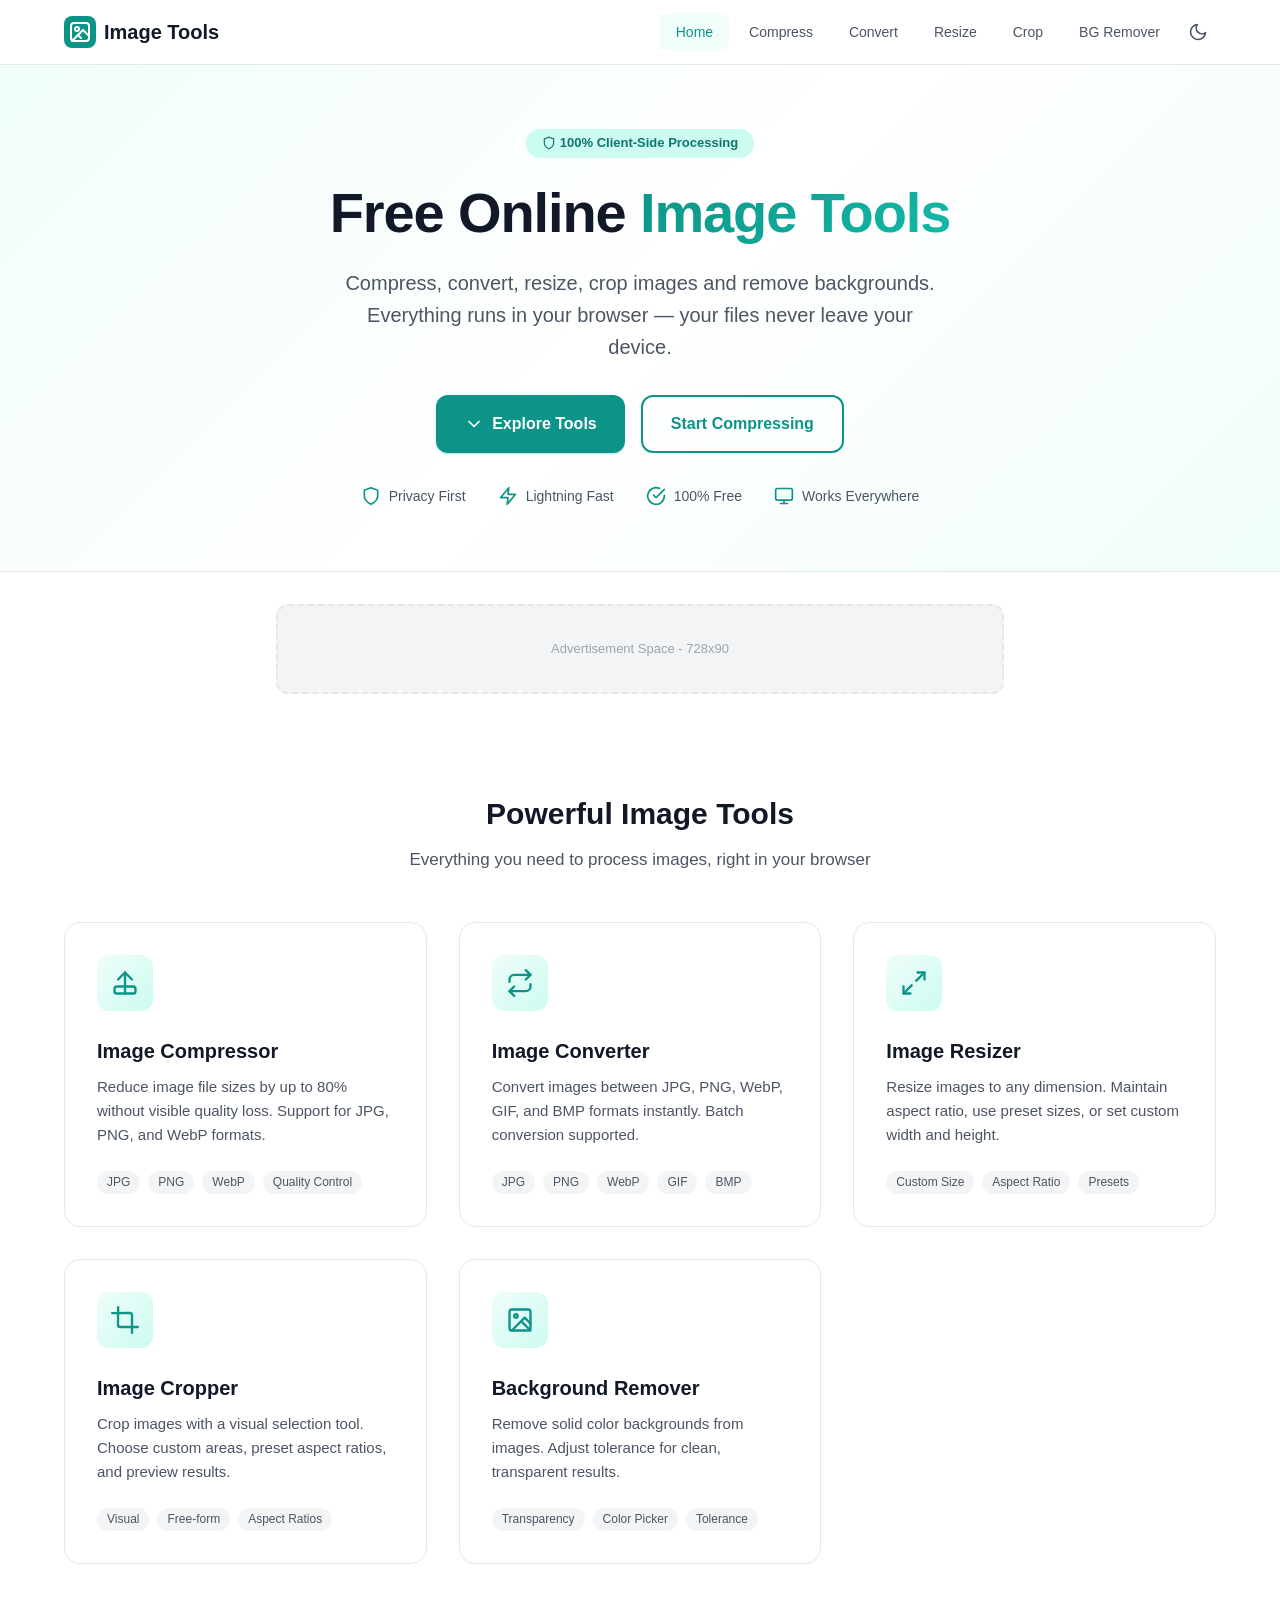
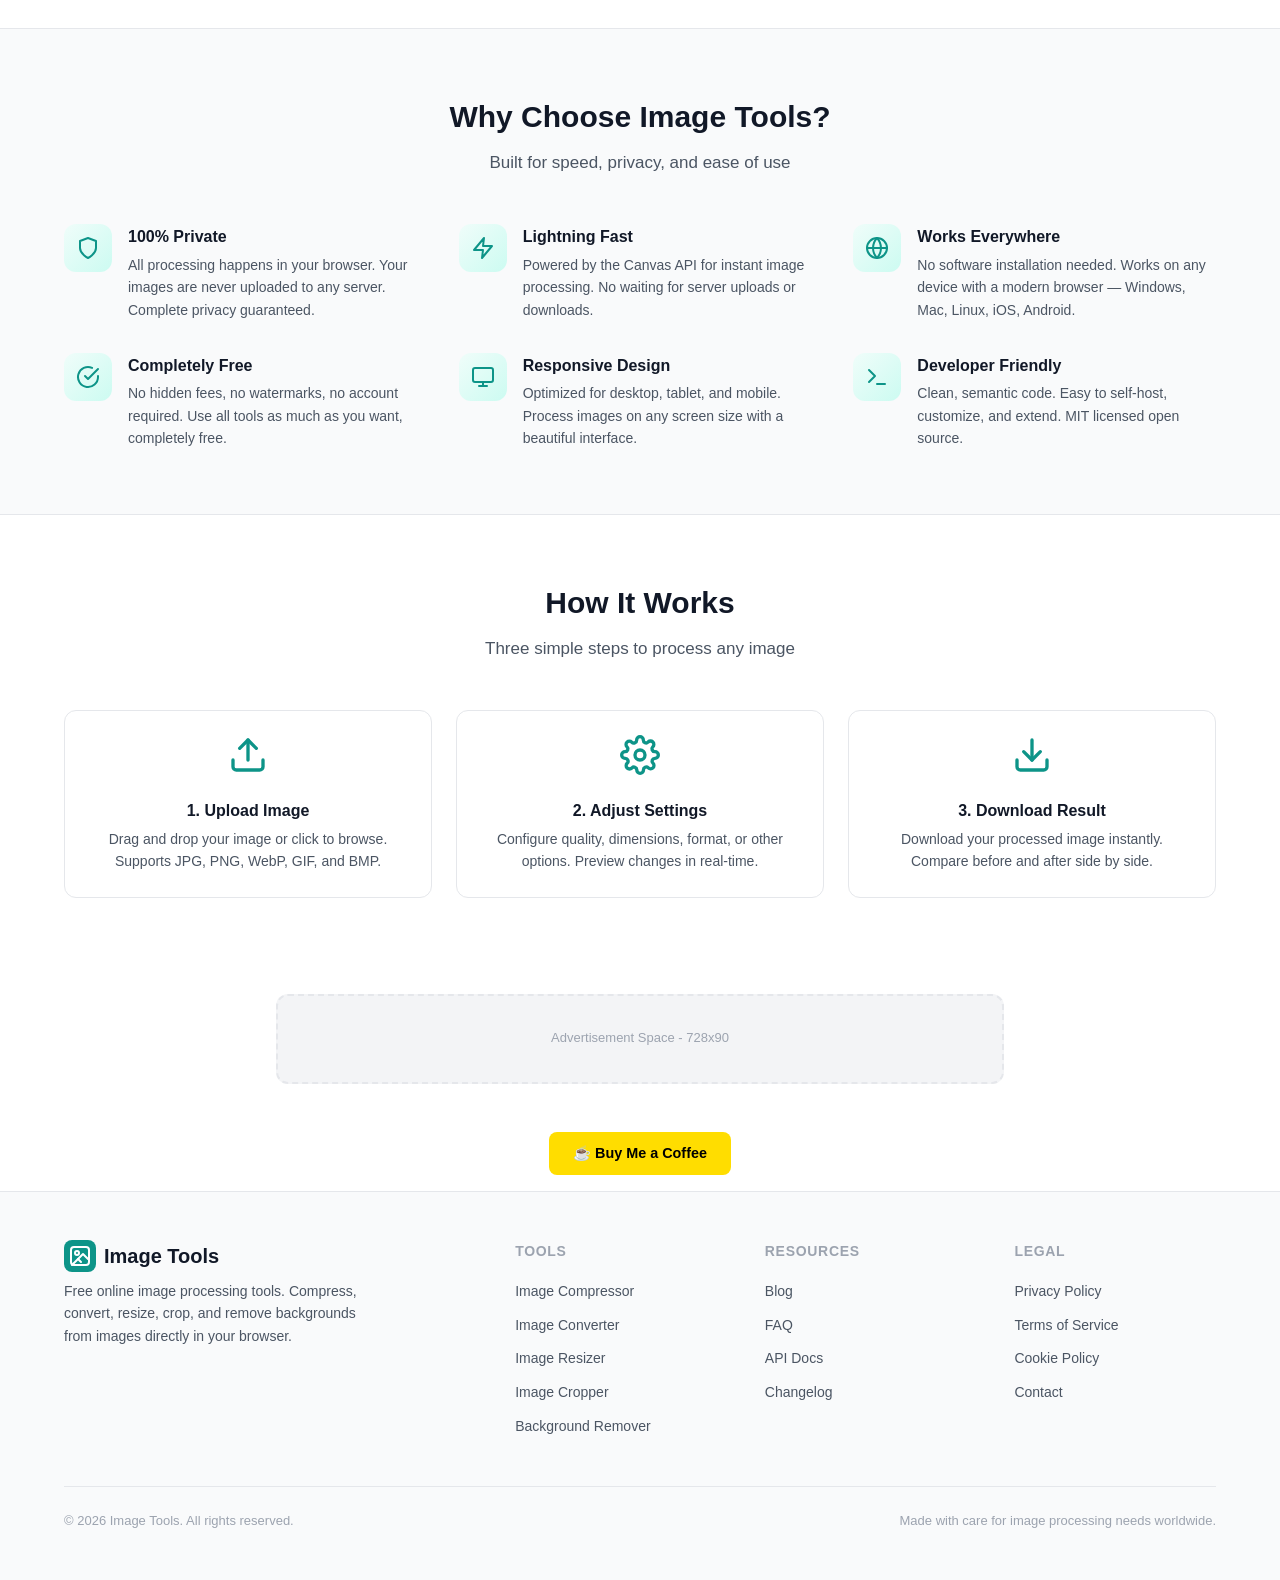
<file: index.html>
<!DOCTYPE html>
<html lang="en">
<head>
  <meta charset="UTF-8">
  <meta name="viewport" content="width=device-width, initial-scale=1.0">
  <title>Image Tools - Free Online Image Compressor, Converter & Editor</title>
  <meta name="description" content="Free online image tools. Compress, convert, resize, crop images and remove backgrounds. 100% client-side processing for privacy. No upload required.">
  <meta name="keywords" content="image compressor, image converter, image resizer, image cropper, background remover, online image tools, free image editor">
  <meta name="author" content="Image Tools">
  <meta name="robots" content="index, follow">

  <!-- Open Graph -->
  <meta property="og:title" content="Image Tools - Free Online Image Processing">
  <meta property="og:description" content="Compress, convert, resize, crop images and remove backgrounds. 100% client-side, no upload needed.">
  <meta property="og:type" content="website">
  <meta property="og:url" content="https://imagetools.dev/">
  <meta property="og:image" content="https://imagetools.dev/og-image.png">

  <!-- Twitter Card -->
  <meta name="twitter:card" content="summary_large_image">
  <meta name="twitter:title" content="Image Tools - Free Online Image Processing">
  <meta name="twitter:description" content="Compress, convert, resize, crop images and remove backgrounds. 100% client-side, no upload needed.">

  <!-- Canonical -->
  <link rel="canonical" href="https://imagetools.dev/">

  <!-- Favicon -->
  <link rel="icon" type="image/svg+xml" href="favicon.svg">

  <!-- Styles -->
  <link rel="stylesheet" href="css/style.css">

  <!-- Structured Data -->
  <script type="application/ld+json">
  {
    "@context": "https://schema.org",
    "@type": "WebApplication",
    "name": "Image Tools",
    "url": "https://imagetools.dev",
    "description": "Free online image tools for compression, conversion, resizing, cropping, and background removal.",
    "applicationCategory": "MultimediaApplication",
    "operatingSystem": "Any",
    "offers": {
      "@type": "Offer",
      "price": "0",
      "priceCurrency": "USD"
    },
    "featureList": [
      "Image Compression",
      "Image Format Conversion",
      "Image Resizing",
      "Image Cropping",
      "Background Removal"
    ]
  }
  </script>
  <meta name="google-site-verification" content="ynZStsuz49Lp6J6nA6mU6qFf6oROimIpJEj-OnOoVeA" />
</head>
<body>
  <!-- Header -->
  <header class="header">
    <div class="container header-inner">
      <a href="index.html" class="logo">
        <svg viewBox="0 0 32 32" fill="none" xmlns="http://www.w3.org/2000/svg">
          <rect width="32" height="32" rx="8" fill="currentColor" style="color: var(--primary)"/>
          <g transform="translate(6,6)" fill="none" stroke="white" stroke-width="2" stroke-linecap="round" stroke-linejoin="round">
            <rect x="1" y="1" width="18" height="18" rx="3"/>
            <circle cx="7" cy="7" r="2"/>
            <polyline points="18,13 13,8 8,13"/>
            <polyline points="11,16 8,13 2,19"/>
          </g>
        </svg>
        Image Tools
      </a>

      <button class="menu-toggle" aria-label="Toggle menu" aria-expanded="false">
        <svg width="24" height="24" viewBox="0 0 24 24" fill="none" stroke="currentColor" stroke-width="2" stroke-linecap="round" stroke-linejoin="round">
          <line x1="3" y1="6" x2="21" y2="6"/>
          <line x1="3" y1="12" x2="21" y2="12"/>
          <line x1="3" y1="18" x2="21" y2="18"/>
        </svg>
      </button>

      <nav class="nav">
        <a href="index.html" class="nav-link active">Home</a>
        <a href="tools/compress.html" class="nav-link">Compress</a>
        <a href="tools/convert.html" class="nav-link">Convert</a>
        <a href="tools/resize.html" class="nav-link">Resize</a>
        <a href="tools/crop.html" class="nav-link">Crop</a>
        <a href="tools/bg-remover.html" class="nav-link">BG Remover</a>
        <button class="theme-toggle" aria-label="Toggle dark mode">
          <svg width="20" height="20" viewBox="0 0 24 24" fill="none" stroke="currentColor" stroke-width="2" stroke-linecap="round" stroke-linejoin="round">
            <path d="M21 12.79A9 9 0 1 1 11.21 3 7 7 0 0 0 21 12.79z"/>
          </svg>
        </button>
      </nav>
    </div>
  </header>

  <!-- Main Content -->
  <main>
    <!-- Hero Section -->
    <section class="hero">
      <div class="container">
        <div class="hero-badge">
          <svg width="14" height="14" viewBox="0 0 24 24" fill="none" stroke="currentColor" stroke-width="2">
            <path d="M12 22s8-4 8-10V5l-8-3-8 3v7c0 6 8 10 8 10z"/>
          </svg>
          100% Client-Side Processing
        </div>
        <h1>Free Online <span>Image Tools</span></h1>
        <p>Compress, convert, resize, crop images and remove backgrounds. Everything runs in your browser — your files never leave your device.</p>

        <div style="display: flex; gap: 1rem; justify-content: center; flex-wrap: wrap;">
          <a href="#tools" class="btn btn-primary btn-lg">
            <svg width="20" height="20" viewBox="0 0 24 24" fill="none" stroke="currentColor" stroke-width="2" stroke-linecap="round" stroke-linejoin="round">
              <polyline points="6 9 12 15 18 9"/>
            </svg>
            Explore Tools
          </a>
          <a href="tools/compress.html" class="btn btn-outline btn-lg">
            Start Compressing
          </a>
        </div>

        <div class="hero-features">
          <div class="hero-feature">
            <svg viewBox="0 0 24 24" fill="none" stroke="currentColor" stroke-width="2" stroke-linecap="round" stroke-linejoin="round">
              <path d="M12 22s8-4 8-10V5l-8-3-8 3v7c0 6 8 10 8 10z"/>
            </svg>
            Privacy First
          </div>
          <div class="hero-feature">
            <svg viewBox="0 0 24 24" fill="none" stroke="currentColor" stroke-width="2" stroke-linecap="round" stroke-linejoin="round">
              <path d="M13 2L3 14h9l-1 8 10-12h-9l1-8z"/>
            </svg>
            Lightning Fast
          </div>
          <div class="hero-feature">
            <svg viewBox="0 0 24 24" fill="none" stroke="currentColor" stroke-width="2" stroke-linecap="round" stroke-linejoin="round">
              <path d="M22 11.08V12a10 10 0 1 1-5.93-9.14"/>
              <polyline points="22 4 12 14.01 9 11.01"/>
            </svg>
            100% Free
          </div>
          <div class="hero-feature">
            <svg viewBox="0 0 24 24" fill="none" stroke="currentColor" stroke-width="2" stroke-linecap="round" stroke-linejoin="round">
              <rect x="2" y="3" width="20" height="14" rx="2" ry="2"/>
              <line x1="8" y1="21" x2="16" y2="21"/>
              <line x1="12" y1="17" x2="12" y2="21"/>
            </svg>
            Works Everywhere
          </div>
        </div>
      </div>
    </section>

    <!-- Ad Placeholder - Leaderboard -->
    <div class="container">
      <div class="ad-placeholder ad-placeholder-leaderboard">
        Advertisement Space - 728x90
      </div>
    </div>

    <!-- Tools Section -->
    <section class="tools-section" id="tools">
      <div class="container">
        <div class="section-header">
          <h2>Powerful Image Tools</h2>
          <p>Everything you need to process images, right in your browser</p>
        </div>

        <div class="tools-grid">
          <!-- Image Compressor -->
          <a href="tools/compress.html" class="tool-card">
            <div class="tool-card-icon">
              <svg viewBox="0 0 24 24" fill="none" stroke="currentColor" stroke-width="2" stroke-linecap="round" stroke-linejoin="round">
                <path d="M12 3v18"/>
                <path d="M6 9l6-6 6 6"/>
                <rect x="3" y="15" width="18" height="6" rx="2"/>
              </svg>
            </div>
            <h3>Image Compressor</h3>
            <p>Reduce image file sizes by up to 80% without visible quality loss. Support for JPG, PNG, and WebP formats.</p>
            <div class="tool-card-tags">
              <span class="tool-tag">JPG</span>
              <span class="tool-tag">PNG</span>
              <span class="tool-tag">WebP</span>
              <span class="tool-tag">Quality Control</span>
            </div>
          </a>

          <!-- Image Converter -->
          <a href="tools/convert.html" class="tool-card">
            <div class="tool-card-icon">
              <svg viewBox="0 0 24 24" fill="none" stroke="currentColor" stroke-width="2" stroke-linecap="round" stroke-linejoin="round">
                <polyline points="17 1 21 5 17 9"/>
                <path d="M3 11V9a4 4 0 0 1 4-4h14"/>
                <polyline points="7 23 3 19 7 15"/>
                <path d="M21 13v2a4 4 0 0 1-4 4H3"/>
              </svg>
            </div>
            <h3>Image Converter</h3>
            <p>Convert images between JPG, PNG, WebP, GIF, and BMP formats instantly. Batch conversion supported.</p>
            <div class="tool-card-tags">
              <span class="tool-tag">JPG</span>
              <span class="tool-tag">PNG</span>
              <span class="tool-tag">WebP</span>
              <span class="tool-tag">GIF</span>
              <span class="tool-tag">BMP</span>
            </div>
          </a>

          <!-- Image Resizer -->
          <a href="tools/resize.html" class="tool-card">
            <div class="tool-card-icon">
              <svg viewBox="0 0 24 24" fill="none" stroke="currentColor" stroke-width="2" stroke-linecap="round" stroke-linejoin="round">
                <polyline points="15 3 21 3 21 9"/>
                <polyline points="9 21 3 21 3 15"/>
                <line x1="21" y1="3" x2="14" y2="10"/>
                <line x1="3" y1="21" x2="10" y2="14"/>
              </svg>
            </div>
            <h3>Image Resizer</h3>
            <p>Resize images to any dimension. Maintain aspect ratio, use preset sizes, or set custom width and height.</p>
            <div class="tool-card-tags">
              <span class="tool-tag">Custom Size</span>
              <span class="tool-tag">Aspect Ratio</span>
              <span class="tool-tag">Presets</span>
            </div>
          </a>

          <!-- Image Cropper -->
          <a href="tools/crop.html" class="tool-card">
            <div class="tool-card-icon">
              <svg viewBox="0 0 24 24" fill="none" stroke="currentColor" stroke-width="2" stroke-linecap="round" stroke-linejoin="round">
                <path d="M6.13 1L6 16a2 2 0 0 0 2 2h15"/>
                <path d="M1 6.13L16 6a2 2 0 0 1 2 2v15"/>
              </svg>
            </div>
            <h3>Image Cropper</h3>
            <p>Crop images with a visual selection tool. Choose custom areas, preset aspect ratios, and preview results.</p>
            <div class="tool-card-tags">
              <span class="tool-tag">Visual</span>
              <span class="tool-tag">Free-form</span>
              <span class="tool-tag">Aspect Ratios</span>
            </div>
          </a>

          <!-- Background Remover -->
          <a href="tools/bg-remover.html" class="tool-card">
            <div class="tool-card-icon">
              <svg viewBox="0 0 24 24" fill="none" stroke="currentColor" stroke-width="2" stroke-linecap="round" stroke-linejoin="round">
                <rect x="3" y="3" width="18" height="18" rx="2"/>
                <circle cx="8.5" cy="8.5" r="1.5"/>
                <path d="M21 15l-5-5L5 21"/>
                <path d="M14 14l7 7"/>
              </svg>
            </div>
            <h3>Background Remover</h3>
            <p>Remove solid color backgrounds from images. Adjust tolerance for clean, transparent results.</p>
            <div class="tool-card-tags">
              <span class="tool-tag">Transparency</span>
              <span class="tool-tag">Color Picker</span>
              <span class="tool-tag">Tolerance</span>
            </div>
          </a>
        </div>
      </div>
    </section>

    <!-- Features Section -->
    <section class="features-section">
      <div class="container">
        <div class="section-header">
          <h2>Why Choose Image Tools?</h2>
          <p>Built for speed, privacy, and ease of use</p>
        </div>

        <div class="features-grid">
          <div class="feature-item">
            <div class="feature-icon">
              <svg viewBox="0 0 24 24" fill="none" stroke="currentColor" stroke-width="2" stroke-linecap="round" stroke-linejoin="round">
                <path d="M12 22s8-4 8-10V5l-8-3-8 3v7c0 6 8 10 8 10z"/>
              </svg>
            </div>
            <div class="feature-content">
              <h4>100% Private</h4>
              <p>All processing happens in your browser. Your images are never uploaded to any server. Complete privacy guaranteed.</p>
            </div>
          </div>

          <div class="feature-item">
            <div class="feature-icon">
              <svg viewBox="0 0 24 24" fill="none" stroke="currentColor" stroke-width="2" stroke-linecap="round" stroke-linejoin="round">
                <path d="M13 2L3 14h9l-1 8 10-12h-9l1-8z"/>
              </svg>
            </div>
            <div class="feature-content">
              <h4>Lightning Fast</h4>
              <p>Powered by the Canvas API for instant image processing. No waiting for server uploads or downloads.</p>
            </div>
          </div>

          <div class="feature-item">
            <div class="feature-icon">
              <svg viewBox="0 0 24 24" fill="none" stroke="currentColor" stroke-width="2" stroke-linecap="round" stroke-linejoin="round">
                <circle cx="12" cy="12" r="10"/>
                <line x1="2" y1="12" x2="22" y2="12"/>
                <path d="M12 2a15.3 15.3 0 0 1 4 10 15.3 15.3 0 0 1-4 10 15.3 15.3 0 0 1-4-10 15.3 15.3 0 0 1 4-10z"/>
              </svg>
            </div>
            <div class="feature-content">
              <h4>Works Everywhere</h4>
              <p>No software installation needed. Works on any device with a modern browser — Windows, Mac, Linux, iOS, Android.</p>
            </div>
          </div>

          <div class="feature-item">
            <div class="feature-icon">
              <svg viewBox="0 0 24 24" fill="none" stroke="currentColor" stroke-width="2" stroke-linecap="round" stroke-linejoin="round">
                <path d="M22 11.08V12a10 10 0 1 1-5.93-9.14"/>
                <polyline points="22 4 12 14.01 9 11.01"/>
              </svg>
            </div>
            <div class="feature-content">
              <h4>Completely Free</h4>
              <p>No hidden fees, no watermarks, no account required. Use all tools as much as you want, completely free.</p>
            </div>
          </div>

          <div class="feature-item">
            <div class="feature-icon">
              <svg viewBox="0 0 24 24" fill="none" stroke="currentColor" stroke-width="2" stroke-linecap="round" stroke-linejoin="round">
                <rect x="2" y="3" width="20" height="14" rx="2" ry="2"/>
                <line x1="8" y1="21" x2="16" y2="21"/>
                <line x1="12" y1="17" x2="12" y2="21"/>
              </svg>
            </div>
            <div class="feature-content">
              <h4>Responsive Design</h4>
              <p>Optimized for desktop, tablet, and mobile. Process images on any screen size with a beautiful interface.</p>
            </div>
          </div>

          <div class="feature-item">
            <div class="feature-icon">
              <svg viewBox="0 0 24 24" fill="none" stroke="currentColor" stroke-width="2" stroke-linecap="round" stroke-linejoin="round">
                <polyline points="4 17 10 11 4 5"/>
                <line x1="12" y1="19" x2="20" y2="19"/>
              </svg>
            </div>
            <div class="feature-content">
              <h4>Developer Friendly</h4>
              <p>Clean, semantic code. Easy to self-host, customize, and extend. MIT licensed open source.</p>
            </div>
          </div>
        </div>
      </div>
    </section>

    <!-- How It Works -->
    <section class="tools-section">
      <div class="container">
        <div class="section-header">
          <h2>How It Works</h2>
          <p>Three simple steps to process any image</p>
        </div>

        <div class="info-grid">
          <div class="info-card">
            <svg viewBox="0 0 24 24" fill="none" stroke="currentColor" stroke-width="2" stroke-linecap="round" stroke-linejoin="round">
              <path d="M21 15v4a2 2 0 0 1-2 2H5a2 2 0 0 1-2-2v-4"/>
              <polyline points="17 8 12 3 7 8"/>
              <line x1="12" y1="3" x2="12" y2="15"/>
            </svg>
            <h4>1. Upload Image</h4>
            <p>Drag and drop your image or click to browse. Supports JPG, PNG, WebP, GIF, and BMP.</p>
          </div>

          <div class="info-card">
            <svg viewBox="0 0 24 24" fill="none" stroke="currentColor" stroke-width="2" stroke-linecap="round" stroke-linejoin="round">
              <circle cx="12" cy="12" r="3"/>
              <path d="M19.4 15a1.65 1.65 0 0 0 .33 1.82l.06.06a2 2 0 0 1 0 2.83 2 2 0 0 1-2.83 0l-.06-.06a1.65 1.65 0 0 0-1.82-.33 1.65 1.65 0 0 0-1 1.51V21a2 2 0 0 1-2 2 2 2 0 0 1-2-2v-.09A1.65 1.65 0 0 0 9 19.4a1.65 1.65 0 0 0-1.82.33l-.06.06a2 2 0 0 1-2.83 0 2 2 0 0 1 0-2.83l.06-.06A1.65 1.65 0 0 0 4.68 15a1.65 1.65 0 0 0-1.51-1H3a2 2 0 0 1-2-2 2 2 0 0 1 2-2h.09A1.65 1.65 0 0 0 4.6 9a1.65 1.65 0 0 0-.33-1.82l-.06-.06a2 2 0 0 1 0-2.83 2 2 0 0 1 2.83 0l.06.06A1.65 1.65 0 0 0 9 4.68a1.65 1.65 0 0 0 1-1.51V3a2 2 0 0 1 2-2 2 2 0 0 1 2 2v.09a1.65 1.65 0 0 0 1 1.51 1.65 1.65 0 0 0 1.82-.33l.06-.06a2 2 0 0 1 2.83 0 2 2 0 0 1 0 2.83l-.06.06a1.65 1.65 0 0 0-.33 1.82V9a1.65 1.65 0 0 0 1.51 1H21a2 2 0 0 1 2 2 2 2 0 0 1-2 2h-.09a1.65 1.65 0 0 0-1.51 1z"/>
            </svg>
            <h4>2. Adjust Settings</h4>
            <p>Configure quality, dimensions, format, or other options. Preview changes in real-time.</p>
          </div>

          <div class="info-card">
            <svg viewBox="0 0 24 24" fill="none" stroke="currentColor" stroke-width="2" stroke-linecap="round" stroke-linejoin="round">
              <path d="M21 15v4a2 2 0 0 1-2 2H5a2 2 0 0 1-2-2v-4"/>
              <polyline points="7 10 12 15 17 10"/>
              <line x1="12" y1="15" x2="12" y2="3"/>
            </svg>
            <h4>3. Download Result</h4>
            <p>Download your processed image instantly. Compare before and after side by side.</p>
          </div>
        </div>
      </div>
    </section>

    <!-- Ad Placeholder -->
    <div class="container">
      <div class="ad-placeholder ad-placeholder-leaderboard">
        Advertisement Space - 728x90
      </div>
    </div>
  </main>

  <!-- Footer -->
  <footer class="footer">
    <div class="container">
      <div class="footer-inner">
        <div class="footer-brand">
          <a href="index.html" class="logo">
            <svg viewBox="0 0 32 32" fill="none" xmlns="http://www.w3.org/2000/svg">
              <rect width="32" height="32" rx="8" fill="currentColor" style="color: var(--primary)"/>
              <g transform="translate(6,6)" fill="none" stroke="white" stroke-width="2" stroke-linecap="round" stroke-linejoin="round">
                <rect x="1" y="1" width="18" height="18" rx="3"/>
                <circle cx="7" cy="7" r="2"/>
                <polyline points="18,13 13,8 8,13"/>
                <polyline points="11,16 8,13 2,19"/>
              </g>
            </svg>
            Image Tools
          </a>
          <p>Free online image processing tools. Compress, convert, resize, crop, and remove backgrounds from images directly in your browser.</p>
        </div>

        <div class="footer-column">
          <h4>Tools</h4>
          <ul class="footer-links">
            <li><a href="tools/compress.html">Image Compressor</a></li>
            <li><a href="tools/convert.html">Image Converter</a></li>
            <li><a href="tools/resize.html">Image Resizer</a></li>
            <li><a href="tools/crop.html">Image Cropper</a></li>
            <li><a href="tools/bg-remover.html">Background Remover</a></li>
          </ul>
        </div>

        <div class="footer-column">
          <h4>Resources</h4>
          <ul class="footer-links">
            <li><a href="#">Blog</a></li>
            <li><a href="#">FAQ</a></li>
            <li><a href="#">API Docs</a></li>
            <li><a href="#">Changelog</a></li>
          </ul>
        </div>

        <div class="footer-column">
          <h4>Legal</h4>
          <ul class="footer-links">
            <li><a href="#">Privacy Policy</a></li>
            <li><a href="#">Terms of Service</a></li>
            <li><a href="#">Cookie Policy</a></li>
            <li><a href="#">Contact</a></li>
          </ul>
        </div>
      </div>

      <div class="footer-bottom">
        <p>&copy; 2026 Image Tools. All rights reserved.</p>
        <p>Made with care for image processing needs worldwide.</p>
      </div>
    </div>
  </footer>

  <!-- Scripts -->
  <script src="js/common.js"></script>
  <script src="js/monetize.js"></script>
</body>
</html>
</file>
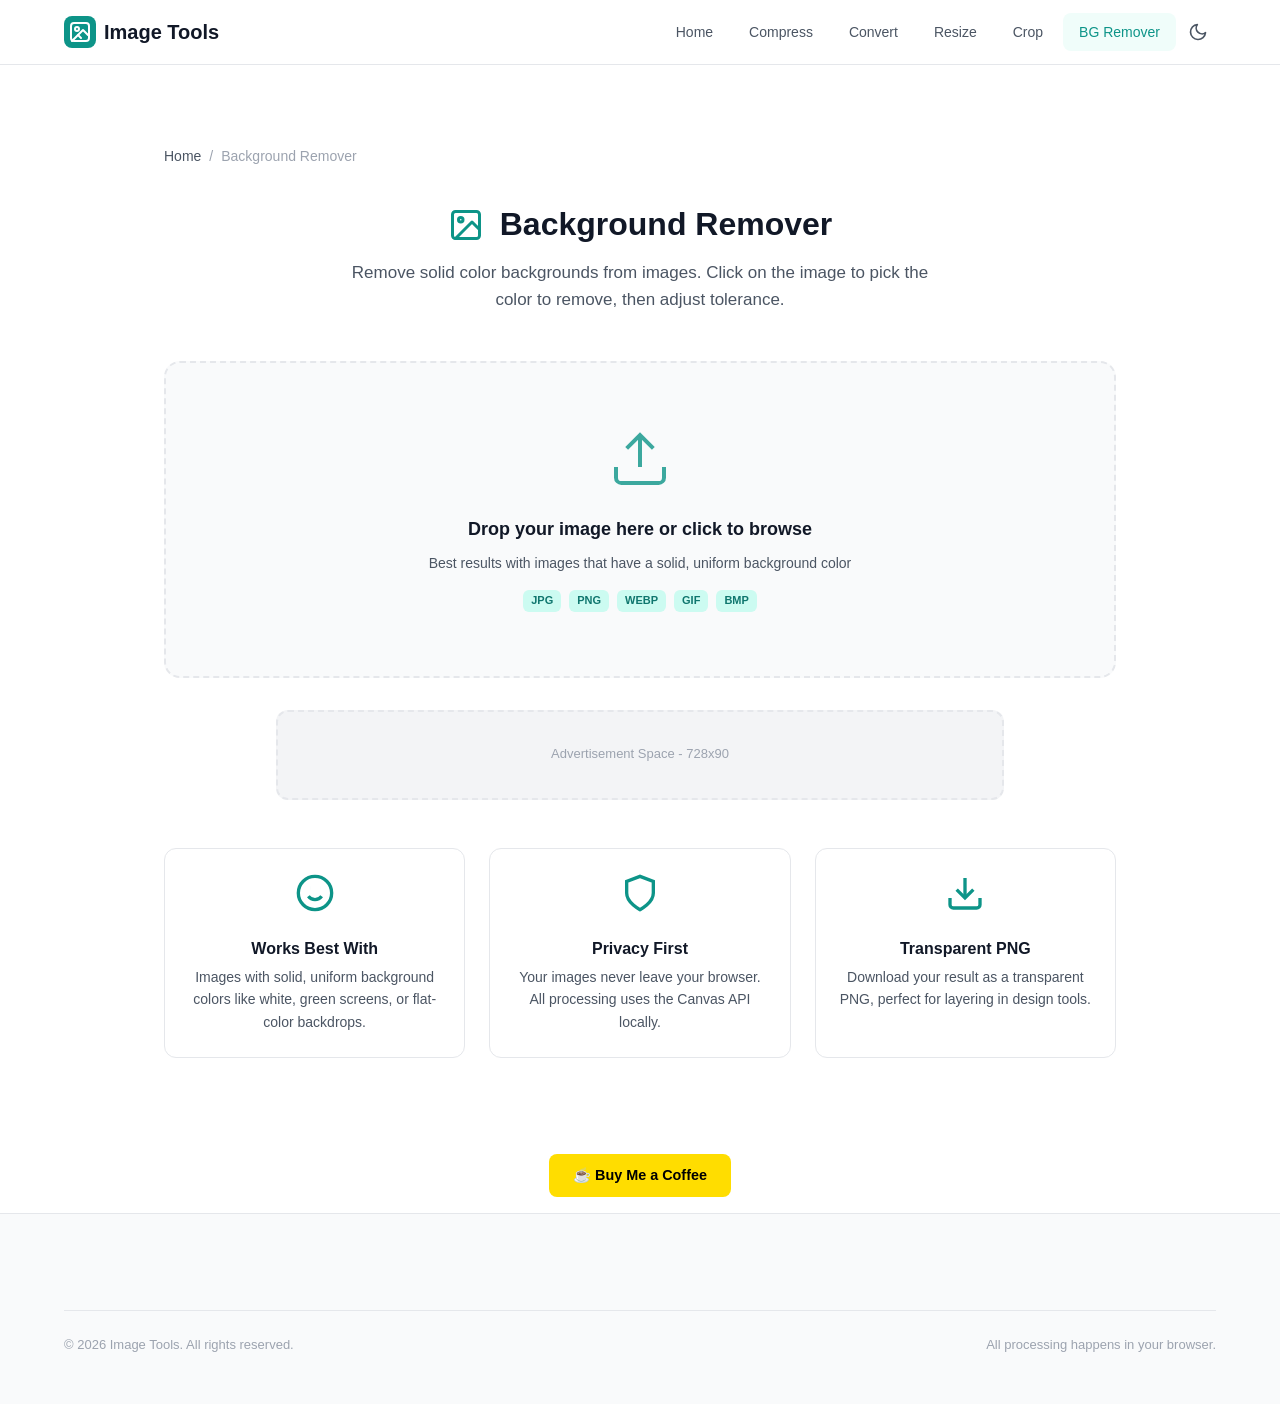
<file: tools/bg-remover.html>
<!DOCTYPE html>
<html lang="en">
<head>
  <meta charset="UTF-8">
  <meta name="viewport" content="width=device-width, initial-scale=1.0">
  <title>Background Remover - Remove Image Background Online Free</title>
  <meta name="description" content="Remove solid color backgrounds from images online for free. Adjust tolerance for clean, transparent results. Client-side processing.">
  <meta name="keywords" content="background remover, remove background, transparent background, image editor, bg remover online">
  <meta name="robots" content="index, follow">
  <link rel="canonical" href="https://imagetools.dev/tools/bg-remover.html">

  <meta property="og:title" content="Background Remover - Remove Image Background Online Free">
  <meta property="og:description" content="Remove solid color backgrounds from images. Free, private, client-side processing.">
  <meta property="og:type" content="website">

  <link rel="icon" type="image/svg+xml" href="../favicon.svg">
  <link rel="stylesheet" href="../css/style.css">

  <script type="application/ld+json">
  {
    "@context": "https://schema.org",
    "@type": "WebApplication",
    "name": "Background Remover",
    "url": "https://imagetools.dev/tools/bg-remover.html",
    "description": "Remove solid color backgrounds from images online for free.",
    "applicationCategory": "MultimediaApplication",
    "offers": { "@type": "Offer", "price": "0", "priceCurrency": "USD" }
  }
  </script>
</head>
<body>
  <header class="header">
    <div class="container header-inner">
      <a href="../index.html" class="logo">
        <svg viewBox="0 0 32 32" fill="none"><rect width="32" height="32" rx="8" fill="currentColor" style="color: var(--primary)"/><g transform="translate(6,6)" fill="none" stroke="white" stroke-width="2" stroke-linecap="round" stroke-linejoin="round"><rect x="1" y="1" width="18" height="18" rx="3"/><circle cx="7" cy="7" r="2"/><polyline points="18,13 13,8 8,13"/><polyline points="11,16 8,13 2,19"/></g></svg>
        Image Tools
      </a>
      <button class="menu-toggle" aria-label="Toggle menu" aria-expanded="false">
        <svg width="24" height="24" viewBox="0 0 24 24" fill="none" stroke="currentColor" stroke-width="2"><line x1="3" y1="6" x2="21" y2="6"/><line x1="3" y1="12" x2="21" y2="12"/><line x1="3" y1="18" x2="21" y2="18"/></svg>
      </button>
      <nav class="nav">
        <a href="../index.html" class="nav-link">Home</a>
        <a href="compress.html" class="nav-link">Compress</a>
        <a href="convert.html" class="nav-link">Convert</a>
        <a href="resize.html" class="nav-link">Resize</a>
        <a href="crop.html" class="nav-link">Crop</a>
        <a href="bg-remover.html" class="nav-link active">BG Remover</a>
        <button class="theme-toggle" aria-label="Toggle dark mode">
          <svg width="20" height="20" viewBox="0 0 24 24" fill="none" stroke="currentColor" stroke-width="2"><path d="M21 12.79A9 9 0 1 1 11.21 3 7 7 0 0 0 21 12.79z"/></svg>
        </button>
      </nav>
    </div>
  </header>

  <main class="main-content">
    <div class="tool-page">
      <nav class="breadcrumb">
        <a href="../index.html">Home</a>
        <span class="breadcrumb-separator">/</span>
        <span>Background Remover</span>
      </nav>

      <div class="tool-page-header">
        <h1>
          <svg viewBox="0 0 24 24" fill="none" stroke="currentColor" stroke-width="2" stroke-linecap="round" stroke-linejoin="round">
            <rect x="3" y="3" width="18" height="18" rx="2"/>
            <circle cx="8.5" cy="8.5" r="1.5"/>
            <path d="M21 15l-5-5L5 21"/>
          </svg>
          Background Remover
        </h1>
        <p>Remove solid color backgrounds from images. Click on the image to pick the color to remove, then adjust tolerance.</p>
      </div>

      <div class="upload-area" id="uploadArea">
        <input type="file" accept="image/jpeg,image/png,image/webp,image/gif,image/bmp" id="fileInput">
        <div class="upload-icon">
          <svg viewBox="0 0 24 24" fill="none" stroke="currentColor" stroke-width="1.5">
            <path d="M21 15v4a2 2 0 0 1-2 2H5a2 2 0 0 1-2-2v-4"/>
            <polyline points="17 8 12 3 7 8"/>
            <line x1="12" y1="3" x2="12" y2="15"/>
          </svg>
        </div>
        <h3>Drop your image here or click to browse</h3>
        <p>Best results with images that have a solid, uniform background color</p>
        <div class="upload-formats">
          <span class="format-badge">JPG</span>
          <span class="format-badge">PNG</span>
          <span class="format-badge">WebP</span>
          <span class="format-badge">GIF</span>
          <span class="format-badge">BMP</span>
        </div>
      </div>

      <!-- Controls -->
      <div class="tool-controls hidden" id="controlsSection">
        <div class="controls-header">
          <h3>Background Removal Settings</h3>
          <button class="btn btn-ghost btn-sm" id="resetBtn">
            <svg width="16" height="16" viewBox="0 0 24 24" fill="none" stroke="currentColor" stroke-width="2"><polyline points="1 4 1 10 7 10"/><path d="M3.51 15a9 9 0 1 0 2.13-9.36L1 10"/></svg>
            Reset
          </button>
        </div>

        <div class="controls-grid">
          <div class="form-group">
            <label class="form-label">Background Color to Remove</label>
            <div style="display: flex; align-items: center; gap: 0.75rem;">
              <input type="color" class="form-input" id="bgColor" value="#ffffff" style="height: 42px; padding: 4px; width: 60px;">
              <span style="font-size: 0.875rem; color: var(--text-secondary);">Click on image to pick color</span>
            </div>
          </div>

          <div class="form-group">
            <div class="range-group">
              <div class="range-header">
                <label class="form-label">Tolerance</label>
                <span class="range-value" id="toleranceValue">30</span>
              </div>
              <input type="range" id="toleranceSlider" min="1" max="150" value="30">
            </div>
            <span class="form-sublabel">Higher tolerance removes more similar colors</span>
          </div>

          <div class="form-group">
            <label class="form-label">Edge Smoothing</label>
            <select class="form-select" id="edgeMode">
              <option value="none">None (Fastest)</option>
              <option value="basic" selected>Basic</option>
              <option value="enhanced">Enhanced (Slower)</option>
            </select>
          </div>
        </div>

        <div class="form-group mt-md">
          <label class="form-check">
            <input type="checkbox" id="autoDetect" checked>
            <span>Auto-detect most common color as background</span>
          </label>
        </div>

        <div class="actions-bar">
          <button class="btn btn-primary btn-lg" id="removeBtn">
            <svg width="20" height="20" viewBox="0 0 24 24" fill="none" stroke="currentColor" stroke-width="2"><rect x="3" y="3" width="18" height="18" rx="2"/><path d="M14 14l7 7"/><path d="M21 14l-7 7"/></svg>
            Remove Background
          </button>
          <button class="btn btn-secondary btn-lg" id="downloadBtn" disabled>
            <svg width="20" height="20" viewBox="0 0 24 24" fill="none" stroke="currentColor" stroke-width="2"><path d="M21 15v4a2 2 0 0 1-2 2H5a2 2 0 0 1-2-2v-4"/><polyline points="7 10 12 15 17 10"/><line x1="12" y1="15" x2="12" y2="3"/></svg>
            Download PNG
          </button>
        </div>
      </div>

      <!-- Preview -->
      <div class="preview-section hidden" id="previewSection">
        <div class="preview-container">
          <div class="preview-box">
            <div class="preview-header">
              <h4><span class="preview-badge preview-badge-original">Original</span> Original</h4>
            </div>
            <div class="preview-image-wrapper" id="originalWrapper" style="cursor: crosshair;">
              <img id="originalPreview" alt="Original image">
            </div>
            <div class="preview-stats">
              <div class="stat-item">
                <span class="stat-label">Size</span>
                <span class="stat-value" id="originalSize">-</span>
              </div>
              <div class="stat-item">
                <span class="stat-label">Dimensions</span>
                <span class="stat-value" id="originalDimensions">-</span>
              </div>
            </div>
          </div>

          <div class="preview-box">
            <div class="preview-header">
              <h4><span class="preview-badge preview-badge-processed">Result</span> Background Removed</h4>
            </div>
            <div class="preview-image-wrapper" style="background-image: linear-gradient(45deg, #ccc 25%, transparent 25%), linear-gradient(-45deg, #ccc 25%, transparent 25%), linear-gradient(45deg, transparent 75%, #ccc 75%), linear-gradient(-45deg, transparent 75%, #ccc 75%); background-size: 20px 20px; background-position: 0 0, 0 10px, 10px -10px, -10px 0px;">
              <img id="resultPreview" alt="Background removed image">
            </div>
            <div class="preview-stats">
              <div class="stat-item">
                <span class="stat-label">Size</span>
                <span class="stat-value" id="resultSize">-</span>
              </div>
              <div class="stat-item">
                <span class="stat-label">Dimensions</span>
                <span class="stat-value" id="resultDimensions">-</span>
              </div>
            </div>
          </div>
        </div>
      </div>

      <div class="ad-placeholder ad-placeholder-leaderboard">
        Advertisement Space - 728x90
      </div>

      <div class="info-grid">
        <div class="info-card">
          <svg viewBox="0 0 24 24" fill="none" stroke="currentColor" stroke-width="2"><circle cx="12" cy="12" r="10"/><path d="M8 14s1.5 2 4 2 4-2 4-2"/><line x1="9" y1="9" x2="9.01" y2="9"/><line x1="15" y1="9" x2="15.01" y2="9"/></svg>
          <h4>Works Best With</h4>
          <p>Images with solid, uniform background colors like white, green screens, or flat-color backdrops.</p>
        </div>
        <div class="info-card">
          <svg viewBox="0 0 24 24" fill="none" stroke="currentColor" stroke-width="2"><path d="M12 22s8-4 8-10V5l-8-3-8 3v7c0 6 8 10 8 10z"/></svg>
          <h4>Privacy First</h4>
          <p>Your images never leave your browser. All processing uses the Canvas API locally.</p>
        </div>
        <div class="info-card">
          <svg viewBox="0 0 24 24" fill="none" stroke="currentColor" stroke-width="2"><path d="M21 15v4a2 2 0 0 1-2 2H5a2 2 0 0 1-2-2v-4"/><polyline points="7 10 12 15 17 10"/><line x1="12" y1="15" x2="12" y2="3"/></svg>
          <h4>Transparent PNG</h4>
          <p>Download your result as a transparent PNG, perfect for layering in design tools.</p>
        </div>
      </div>
    </div>
  </main>

  <footer class="footer">
    <div class="container">
      <div class="footer-bottom">
        <p>&copy; 2026 Image Tools. All rights reserved.</p>
        <p>All processing happens in your browser.</p>
      </div>
    </div>
  </footer>

  <script src="../js/common.js"></script>
  <script>
    let originalFile = null;
    let originalImage = null;
    let originalCanvas = null;
    let resultDataURL = null;
    let pickedColor = { r: 255, g: 255, b: 255 };

    const uploadArea = document.getElementById('uploadArea');
    const fileInput = document.getElementById('fileInput');
    const controlsSection = document.getElementById('controlsSection');
    const previewSection = document.getElementById('previewSection');
    const bgColorInput = document.getElementById('bgColor');
    const toleranceSlider = document.getElementById('toleranceSlider');
    const toleranceValue = document.getElementById('toleranceValue');
    const removeBtn = document.getElementById('removeBtn');
    const downloadBtn = document.getElementById('downloadBtn');
    const resetBtn = document.getElementById('resetBtn');

    new DragDropZone(uploadArea, { onFileDrop: handleFile });
    fileInput.addEventListener('change', (e) => { if (e.target.files[0]) handleFile(e.target.files[0]); });

    async function handleFile(file) {
      if (!file.type.startsWith('image/')) { Toast.error('Please select an image file.'); return; }
      originalFile = file;
      try {
        const dataURL = await FileUtil.readAsDataURL(file);
        originalImage = await FileUtil.loadImage(dataURL);

        document.getElementById('originalPreview').src = dataURL;
        document.getElementById('originalSize').textContent = FileUtil.formatBytes(file.size);
        document.getElementById('originalDimensions').textContent = `${originalImage.width} x ${originalImage.height}`;

        // Auto-detect background color
        if (document.getElementById('autoDetect').checked) {
          detectBackgroundColor(originalImage);
        }

        controlsSection.classList.remove('hidden');
        previewSection.classList.remove('hidden');
        downloadBtn.disabled = true;
        resultDataURL = null;
        Toast.success('Image loaded! Adjust settings and click Remove Background.');
      } catch (err) { Toast.error('Failed to load image.'); }
    }

    function detectBackgroundColor(img) {
      const canvas = document.createElement('canvas');
      const ctx = canvas.getContext('2d');
      canvas.width = img.width;
      canvas.height = img.height;
      ctx.drawImage(img, 0, 0);

      // Sample corners
      const samples = [
        ctx.getImageData(0, 0, 1, 1).data,
        ctx.getImageData(img.width - 1, 0, 1, 1).data,
        ctx.getImageData(0, img.height - 1, 1, 1).data,
        ctx.getImageData(img.width - 1, img.height - 1, 1, 1).data
      ];

      // Use most common corner color
      const r = Math.round(samples.reduce((s, d) => s + d[0], 0) / 4);
      const g = Math.round(samples.reduce((s, d) => s + d[1], 0) / 4);
      const b = Math.round(samples.reduce((s, d) => s + d[2], 0) / 4);

      pickedColor = { r, g, b };
      bgColorInput.value = '#' + [r, g, b].map(c => c.toString(16).padStart(2, '0')).join('');
    }

    // Color picker from image
    document.getElementById('originalPreview').addEventListener('click', (e) => {
      const img = e.target;
      const rect = img.getBoundingClientRect();
      const x = Math.round((e.clientX - rect.left) / rect.width * originalImage.width);
      const y = Math.round((e.clientY - rect.top) / rect.height * originalImage.height);

      const canvas = document.createElement('canvas');
      const ctx = canvas.getContext('2d');
      canvas.width = originalImage.width;
      canvas.height = originalImage.height;
      ctx.drawImage(originalImage, 0, 0);

      const pixel = ctx.getImageData(x, y, 1, 1).data;
      pickedColor = { r: pixel[0], g: pixel[1], b: pixel[2] };
      bgColorInput.value = '#' + [pixel[0], pixel[1], pixel[2]].map(c => c.toString(16).padStart(2, '0')).join('');
      Toast.info(`Picked color: RGB(${pixel[0]}, ${pixel[1]}, ${pixel[2]})`);
    });

    bgColorInput.addEventListener('input', () => {
      const hex = bgColorInput.value;
      pickedColor = {
        r: parseInt(hex.substr(1, 2), 16),
        g: parseInt(hex.substr(3, 2), 16),
        b: parseInt(hex.substr(5, 2), 16)
      };
    });

    toleranceSlider.addEventListener('input', () => { toleranceValue.textContent = toleranceSlider.value; });

    removeBtn.addEventListener('click', async () => {
      if (!originalImage) return;
      removeBtn.disabled = true;
      removeBtn.innerHTML = '<span class="spinner"></span> Processing...';
      await new Promise(r => setTimeout(r, 50));

      try {
        const tolerance = parseInt(toleranceSlider.value);
        const edgeMode = document.getElementById('edgeMode').value;

        const canvas = document.createElement('canvas');
        const ctx = canvas.getContext('2d');
        canvas.width = originalImage.width;
        canvas.height = originalImage.height;
        ctx.drawImage(originalImage, 0, 0);

        const imageData = ctx.getImageData(0, 0, canvas.width, canvas.height);
        const data = imageData.data;

        // First pass: mark pixels for removal
        const removeMask = new Uint8Array(canvas.width * canvas.height);
        for (let i = 0; i < data.length; i += 4) {
          const px = i / 4;
          const r = data[i], g = data[i + 1], b = data[i + 2];
          const distance = Math.sqrt(
            (r - pickedColor.r) ** 2 +
            (g - pickedColor.g) ** 2 +
            (b - pickedColor.b) ** 2
          );
          if (distance < tolerance) {
            removeMask[px] = 1;
          }
        }

        // Edge smoothing
        if (edgeMode !== 'none') {
          const passes = edgeMode === 'enhanced' ? 2 : 1;
          for (let pass = 0; pass < passes; pass++) {
            const newMask = new Uint8Array(removeMask);
            for (let y = 1; y < canvas.height - 1; y++) {
              for (let x = 1; x < canvas.width - 1; x++) {
                const px = y * canvas.width + x;
                if (!removeMask[px]) {
                  const neighbors = [
                    removeMask[(y-1) * canvas.width + x],
                    removeMask[(y+1) * canvas.width + x],
                    removeMask[y * canvas.width + (x-1)],
                    removeMask[y * canvas.width + (x+1)]
                  ];
                  const removeCount = neighbors.filter(n => n).length;
                  if (removeCount >= 3) {
                    newMask[px] = 1;
                  }
                }
              }
            }
            removeMask.set(newMask);
          }
        }

        // Apply transparency
        for (let i = 0; i < data.length; i += 4) {
          if (removeMask[i / 4]) {
            data[i + 3] = 0;
          }
        }

        ctx.putImageData(imageData, 0, 0);
        resultDataURL = canvas.toDataURL('image/png');

        document.getElementById('resultPreview').src = resultDataURL;
        document.getElementById('resultSize').textContent = FileUtil.formatBytes(ImageProcessor.getDataURLSize(resultDataURL));
        document.getElementById('resultDimensions').textContent = `${originalImage.width} x ${originalImage.height}`;

        downloadBtn.disabled = false;
        Toast.success('Background removed successfully!');
      } catch (err) {
        Toast.error('Processing failed.');
        console.error(err);
      } finally {
        removeBtn.disabled = false;
        removeBtn.innerHTML = `
          <svg width="20" height="20" viewBox="0 0 24 24" fill="none" stroke="currentColor" stroke-width="2"><rect x="3" y="3" width="18" height="18" rx="2"/><path d="M14 14l7 7"/><path d="M21 14l-7 7"/></svg>
          Remove Background
        `;
      }
    });

    downloadBtn.addEventListener('click', () => {
      if (!resultDataURL) return;
      const name = originalFile.name.replace(/\.[^.]+$/, '') + '_no_bg.png';
      const link = document.createElement('a');
      link.download = name;
      link.href = resultDataURL;
      link.click();
      Toast.success('Download started!');
    });

    resetBtn.addEventListener('click', () => {
      originalFile = null; originalImage = null; resultDataURL = null;
      controlsSection.classList.add('hidden'); previewSection.classList.add('hidden');
      fileInput.value = ''; downloadBtn.disabled = true;
    });
  </script>
  <script src="../js/monetize.js"></script>
</body>
</html>
</file>
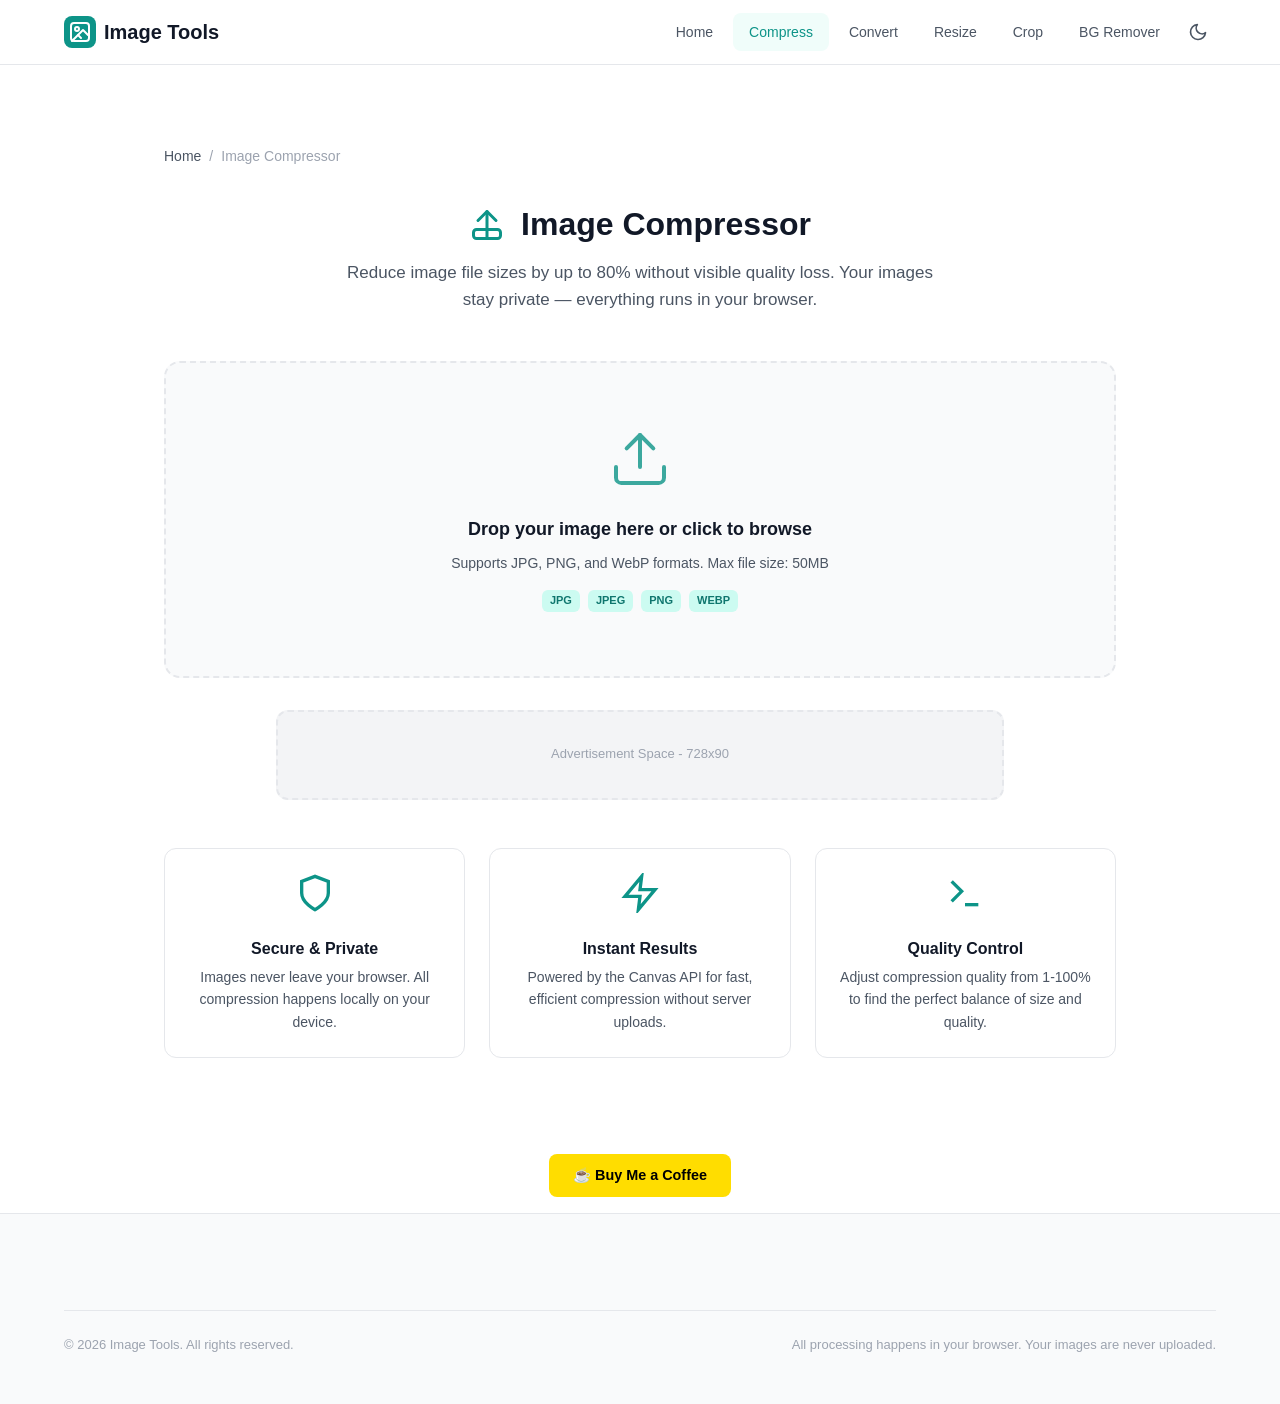
<file: tools/compress.html>
<!DOCTYPE html>
<html lang="en">
<head>
  <meta charset="UTF-8">
  <meta name="viewport" content="width=device-width, initial-scale=1.0">
  <title>Image Compressor - Compress JPG, PNG, WebP Online Free</title>
  <meta name="description" content="Compress JPG, PNG, and WebP images online for free. Reduce file size by up to 80% without visible quality loss. 100% client-side processing.">
  <meta name="keywords" content="image compressor, compress jpg, compress png, compress webp, reduce image size, image optimizer">
  <meta name="robots" content="index, follow">
  <link rel="canonical" href="https://imagetools.dev/tools/compress.html">

  <!-- Open Graph -->
  <meta property="og:title" content="Image Compressor - Compress JPG, PNG, WebP Online Free">
  <meta property="og:description" content="Compress images online for free. Reduce file size by up to 80% without visible quality loss.">
  <meta property="og:type" content="website">
  <meta property="og:url" content="https://imagetools.dev/tools/compress.html">

  <link rel="icon" type="image/svg+xml" href="../favicon.svg">
  <link rel="stylesheet" href="../css/style.css">

  <script type="application/ld+json">
  {
    "@context": "https://schema.org",
    "@type": "WebApplication",
    "name": "Image Compressor",
    "url": "https://imagetools.dev/tools/compress.html",
    "description": "Compress JPG, PNG, and WebP images online for free. Reduce file size without visible quality loss.",
    "applicationCategory": "MultimediaApplication",
    "offers": { "@type": "Offer", "price": "0", "priceCurrency": "USD" }
  }
  </script>
</head>
<body>
  <!-- Header -->
  <header class="header">
    <div class="container header-inner">
      <a href="../index.html" class="logo">
        <svg viewBox="0 0 32 32" fill="none"><rect width="32" height="32" rx="8" fill="currentColor" style="color: var(--primary)"/><g transform="translate(6,6)" fill="none" stroke="white" stroke-width="2" stroke-linecap="round" stroke-linejoin="round"><rect x="1" y="1" width="18" height="18" rx="3"/><circle cx="7" cy="7" r="2"/><polyline points="18,13 13,8 8,13"/><polyline points="11,16 8,13 2,19"/></g></svg>
        Image Tools
      </a>
      <button class="menu-toggle" aria-label="Toggle menu" aria-expanded="false">
        <svg width="24" height="24" viewBox="0 0 24 24" fill="none" stroke="currentColor" stroke-width="2"><line x1="3" y1="6" x2="21" y2="6"/><line x1="3" y1="12" x2="21" y2="12"/><line x1="3" y1="18" x2="21" y2="18"/></svg>
      </button>
      <nav class="nav">
        <a href="../index.html" class="nav-link">Home</a>
        <a href="compress.html" class="nav-link active">Compress</a>
        <a href="convert.html" class="nav-link">Convert</a>
        <a href="resize.html" class="nav-link">Resize</a>
        <a href="crop.html" class="nav-link">Crop</a>
        <a href="bg-remover.html" class="nav-link">BG Remover</a>
        <button class="theme-toggle" aria-label="Toggle dark mode">
          <svg width="20" height="20" viewBox="0 0 24 24" fill="none" stroke="currentColor" stroke-width="2"><path d="M21 12.79A9 9 0 1 1 11.21 3 7 7 0 0 0 21 12.79z"/></svg>
        </button>
      </nav>
    </div>
  </header>

  <main class="main-content">
    <div class="tool-page">
      <!-- Breadcrumb -->
      <nav class="breadcrumb">
        <a href="../index.html">Home</a>
        <span class="breadcrumb-separator">/</span>
        <span>Image Compressor</span>
      </nav>

      <!-- Page Header -->
      <div class="tool-page-header">
        <h1>
          <svg viewBox="0 0 24 24" fill="none" stroke="currentColor" stroke-width="2" stroke-linecap="round" stroke-linejoin="round">
            <path d="M12 3v18"/><path d="M6 9l6-6 6 6"/><rect x="3" y="15" width="18" height="6" rx="2"/>
          </svg>
          Image Compressor
        </h1>
        <p>Reduce image file sizes by up to 80% without visible quality loss. Your images stay private — everything runs in your browser.</p>
      </div>

      <!-- Upload Area -->
      <div class="upload-area" id="uploadArea">
        <input type="file" accept="image/jpeg,image/png,image/webp" id="fileInput">
        <div class="upload-icon">
          <svg viewBox="0 0 24 24" fill="none" stroke="currentColor" stroke-width="1.5" stroke-linecap="round" stroke-linejoin="round">
            <path d="M21 15v4a2 2 0 0 1-2 2H5a2 2 0 0 1-2-2v-4"/>
            <polyline points="17 8 12 3 7 8"/>
            <line x1="12" y1="3" x2="12" y2="15"/>
          </svg>
        </div>
        <h3>Drop your image here or click to browse</h3>
        <p>Supports JPG, PNG, and WebP formats. Max file size: 50MB</p>
        <div class="upload-formats">
          <span class="format-badge">JPG</span>
          <span class="format-badge">JPEG</span>
          <span class="format-badge">PNG</span>
          <span class="format-badge">WebP</span>
        </div>
      </div>

      <!-- Controls (hidden until file loaded) -->
      <div class="tool-controls hidden" id="controlsSection">
        <div class="controls-header">
          <h3>Compression Settings</h3>
          <button class="btn btn-ghost btn-sm" id="resetBtn">
            <svg width="16" height="16" viewBox="0 0 24 24" fill="none" stroke="currentColor" stroke-width="2"><polyline points="1 4 1 10 7 10"/><path d="M3.51 15a9 9 0 1 0 2.13-9.36L1 10"/></svg>
            Reset
          </button>
        </div>

        <div class="controls-grid">
          <div class="form-group">
            <div class="range-group">
              <div class="range-header">
                <label class="form-label">Quality</label>
                <span class="range-value" id="qualityValue">80%</span>
              </div>
              <input type="range" id="qualitySlider" min="1" max="100" value="80">
            </div>
            <span class="form-sublabel">Lower quality = smaller file size</span>
          </div>

          <div class="form-group">
            <label class="form-label">Output Format</label>
            <select class="form-select" id="outputFormat">
              <option value="same">Same as input</option>
              <option value="image/jpeg">JPEG</option>
              <option value="image/png">PNG</option>
              <option value="image/webp">WebP</option>
            </select>
          </div>

          <div class="form-group">
            <label class="form-label">Max Width (px)</label>
            <input type="number" class="form-input" id="maxWidth" placeholder="Original" min="1">
            <span class="form-sublabel">Leave empty for original size</span>
          </div>
        </div>

        <div class="actions-bar">
          <button class="btn btn-primary btn-lg" id="compressBtn">
            <svg width="20" height="20" viewBox="0 0 24 24" fill="none" stroke="currentColor" stroke-width="2"><path d="M12 3v18"/><path d="M6 9l6-6 6 6"/><rect x="3" y="15" width="18" height="6" rx="2"/></svg>
            Compress Image
          </button>
          <button class="btn btn-secondary btn-lg" id="downloadBtn" disabled>
            <svg width="20" height="20" viewBox="0 0 24 24" fill="none" stroke="currentColor" stroke-width="2"><path d="M21 15v4a2 2 0 0 1-2 2H5a2 2 0 0 1-2-2v-4"/><polyline points="7 10 12 15 17 10"/><line x1="12" y1="15" x2="12" y2="3"/></svg>
            Download
          </button>
        </div>
      </div>

      <!-- Preview Section -->
      <div class="preview-section hidden" id="previewSection">
        <div class="preview-container">
          <!-- Original -->
          <div class="preview-box">
            <div class="preview-header">
              <h4>
                <span class="preview-badge preview-badge-original">Original</span>
                Original Image
              </h4>
            </div>
            <div class="preview-image-wrapper">
              <img id="originalPreview" alt="Original image preview">
            </div>
            <div class="preview-stats">
              <div class="stat-item">
                <span class="stat-label">File Size</span>
                <span class="stat-value" id="originalSize">-</span>
              </div>
              <div class="stat-item">
                <span class="stat-label">Dimensions</span>
                <span class="stat-value" id="originalDimensions">-</span>
              </div>
              <div class="stat-item">
                <span class="stat-label">Format</span>
                <span class="stat-value" id="originalFormat">-</span>
              </div>
            </div>
          </div>

          <!-- Compressed -->
          <div class="preview-box">
            <div class="preview-header">
              <h4>
                <span class="preview-badge preview-badge-processed">Compressed</span>
                Compressed Image
              </h4>
            </div>
            <div class="preview-image-wrapper">
              <img id="compressedPreview" alt="Compressed image preview">
            </div>
            <div class="preview-stats">
              <div class="stat-item">
                <span class="stat-label">File Size</span>
                <span class="stat-value" id="compressedSize">-</span>
              </div>
              <div class="stat-item">
                <span class="stat-label">Reduction</span>
                <span class="stat-value success" id="reductionPercent">-</span>
              </div>
              <div class="stat-item">
                <span class="stat-label">Dimensions</span>
                <span class="stat-value" id="compressedDimensions">-</span>
              </div>
            </div>
          </div>
        </div>
      </div>

      <!-- Ad Placeholder -->
      <div class="ad-placeholder ad-placeholder-leaderboard">
        Advertisement Space - 728x90
      </div>

      <!-- Info Cards -->
      <div class="info-grid">
        <div class="info-card">
          <svg viewBox="0 0 24 24" fill="none" stroke="currentColor" stroke-width="2"><path d="M12 22s8-4 8-10V5l-8-3-8 3v7c0 6 8 10 8 10z"/></svg>
          <h4>Secure & Private</h4>
          <p>Images never leave your browser. All compression happens locally on your device.</p>
        </div>
        <div class="info-card">
          <svg viewBox="0 0 24 24" fill="none" stroke="currentColor" stroke-width="2"><path d="M13 2L3 14h9l-1 8 10-12h-9l1-8z"/></svg>
          <h4>Instant Results</h4>
          <p>Powered by the Canvas API for fast, efficient compression without server uploads.</p>
        </div>
        <div class="info-card">
          <svg viewBox="0 0 24 24" fill="none" stroke="currentColor" stroke-width="2"><polyline points="4 17 10 11 4 5"/><line x1="12" y1="19" x2="20" y2="19"/></svg>
          <h4>Quality Control</h4>
          <p>Adjust compression quality from 1-100% to find the perfect balance of size and quality.</p>
        </div>
      </div>
    </div>
  </main>

  <!-- Footer -->
  <footer class="footer">
    <div class="container">
      <div class="footer-bottom">
        <p>&copy; 2026 Image Tools. All rights reserved.</p>
        <p>All processing happens in your browser. Your images are never uploaded.</p>
      </div>
    </div>
  </footer>

  <script src="../js/common.js"></script>
  <script>
    // Compress Tool Logic
    let originalFile = null;
    let originalImage = null;
    let compressedDataURL = null;

    const uploadArea = document.getElementById('uploadArea');
    const fileInput = document.getElementById('fileInput');
    const controlsSection = document.getElementById('controlsSection');
    const previewSection = document.getElementById('previewSection');
    const qualitySlider = document.getElementById('qualitySlider');
    const qualityValue = document.getElementById('qualityValue');
    const outputFormat = document.getElementById('outputFormat');
    const maxWidthInput = document.getElementById('maxWidth');
    const compressBtn = document.getElementById('compressBtn');
    const downloadBtn = document.getElementById('downloadBtn');
    const resetBtn = document.getElementById('resetBtn');

    // Drag & Drop
    new DragDropZone(uploadArea, {
      onFileDrop: handleFile
    });

    fileInput.addEventListener('change', (e) => {
      if (e.target.files[0]) handleFile(e.target.files[0]);
    });

    async function handleFile(file) {
      if (!FileUtil.isImage(file, ['image/jpeg', 'image/png', 'image/webp'])) {
        Toast.error('Please select a JPG, PNG, or WebP image.');
        return;
      }

      if (file.size > 50 * 1024 * 1024) {
        Toast.error('File size must be under 50MB.');
        return;
      }

      originalFile = file;

      try {
        const dataURL = await FileUtil.readAsDataURL(file);
        originalImage = await FileUtil.loadImage(dataURL);

        // Update UI
        document.getElementById('originalPreview').src = dataURL;
        document.getElementById('originalSize').textContent = FileUtil.formatBytes(file.size);
        document.getElementById('originalDimensions').textContent = `${originalImage.width} x ${originalImage.height}`;
        document.getElementById('originalFormat').textContent = file.type.split('/')[1].toUpperCase();

        controlsSection.classList.remove('hidden');
        previewSection.classList.remove('hidden');
        downloadBtn.disabled = true;
        compressedDataURL = null;

        Toast.success('Image loaded successfully!');
      } catch (err) {
        Toast.error('Failed to load image. Please try another file.');
        console.error(err);
      }
    }

    // Quality slider
    qualitySlider.addEventListener('input', () => {
      qualityValue.textContent = qualitySlider.value + '%';
    });

    // Compress
    compressBtn.addEventListener('click', async () => {
      if (!originalImage) return;

      compressBtn.disabled = true;
      compressBtn.innerHTML = '<span class="spinner"></span> Compressing...';

      // Small delay to let UI update
      await new Promise(r => setTimeout(r, 50));

      try {
        const quality = parseInt(qualitySlider.value) / 100;
        let format = outputFormat.value;
        if (format === 'same') format = originalFile.type;

        const maxWidth = maxWidthInput.value ? parseInt(maxWidthInput.value) : null;

        compressedDataURL = ImageProcessor.compress(originalImage, {
          quality,
          format,
          maxWidth
        });

        // Update preview
        document.getElementById('compressedPreview').src = compressedDataURL;
        const compressedSize = ImageProcessor.getDataURLSize(compressedDataURL);
        document.getElementById('compressedSize').textContent = FileUtil.formatBytes(compressedSize);

        const reduction = ((1 - compressedSize / originalFile.size) * 100).toFixed(1);
        document.getElementById('reductionPercent').textContent = reduction + '% smaller';

        // Update dimensions if resized
        const tempImg = await FileUtil.loadImage(compressedDataURL);
        document.getElementById('compressedDimensions').textContent = `${tempImg.width} x ${tempImg.height}`;

        downloadBtn.disabled = false;
        Toast.success(`Image compressed! ${reduction}% smaller.`);
      } catch (err) {
        Toast.error('Compression failed. Please try again.');
        console.error(err);
      } finally {
        compressBtn.disabled = false;
        compressBtn.innerHTML = `
          <svg width="20" height="20" viewBox="0 0 24 24" fill="none" stroke="currentColor" stroke-width="2"><path d="M12 3v18"/><path d="M6 9l6-6 6 6"/><rect x="3" y="15" width="18" height="6" rx="2"/></svg>
          Compress Image
        `;
      }
    });

    // Download
    downloadBtn.addEventListener('click', () => {
      if (!compressedDataURL) return;

      let format = outputFormat.value;
      if (format === 'same') format = originalFile.type;

      const ext = format.split('/')[1];
      const name = originalFile.name.replace(/\.[^.]+$/, '') + '_compressed.' + ext;

      const link = document.createElement('a');
      link.download = name;
      link.href = compressedDataURL;
      link.click();

      Toast.success('Download started!');
    });

    // Reset
    resetBtn.addEventListener('click', () => {
      originalFile = null;
      originalImage = null;
      compressedDataURL = null;
      controlsSection.classList.add('hidden');
      previewSection.classList.add('hidden');
      fileInput.value = '';
      qualitySlider.value = 80;
      qualityValue.textContent = '80%';
      outputFormat.value = 'same';
      maxWidthInput.value = '';
      downloadBtn.disabled = true;
    });
  </script>
  <script src="../js/monetize.js"></script>
</body>
</html>
</file>
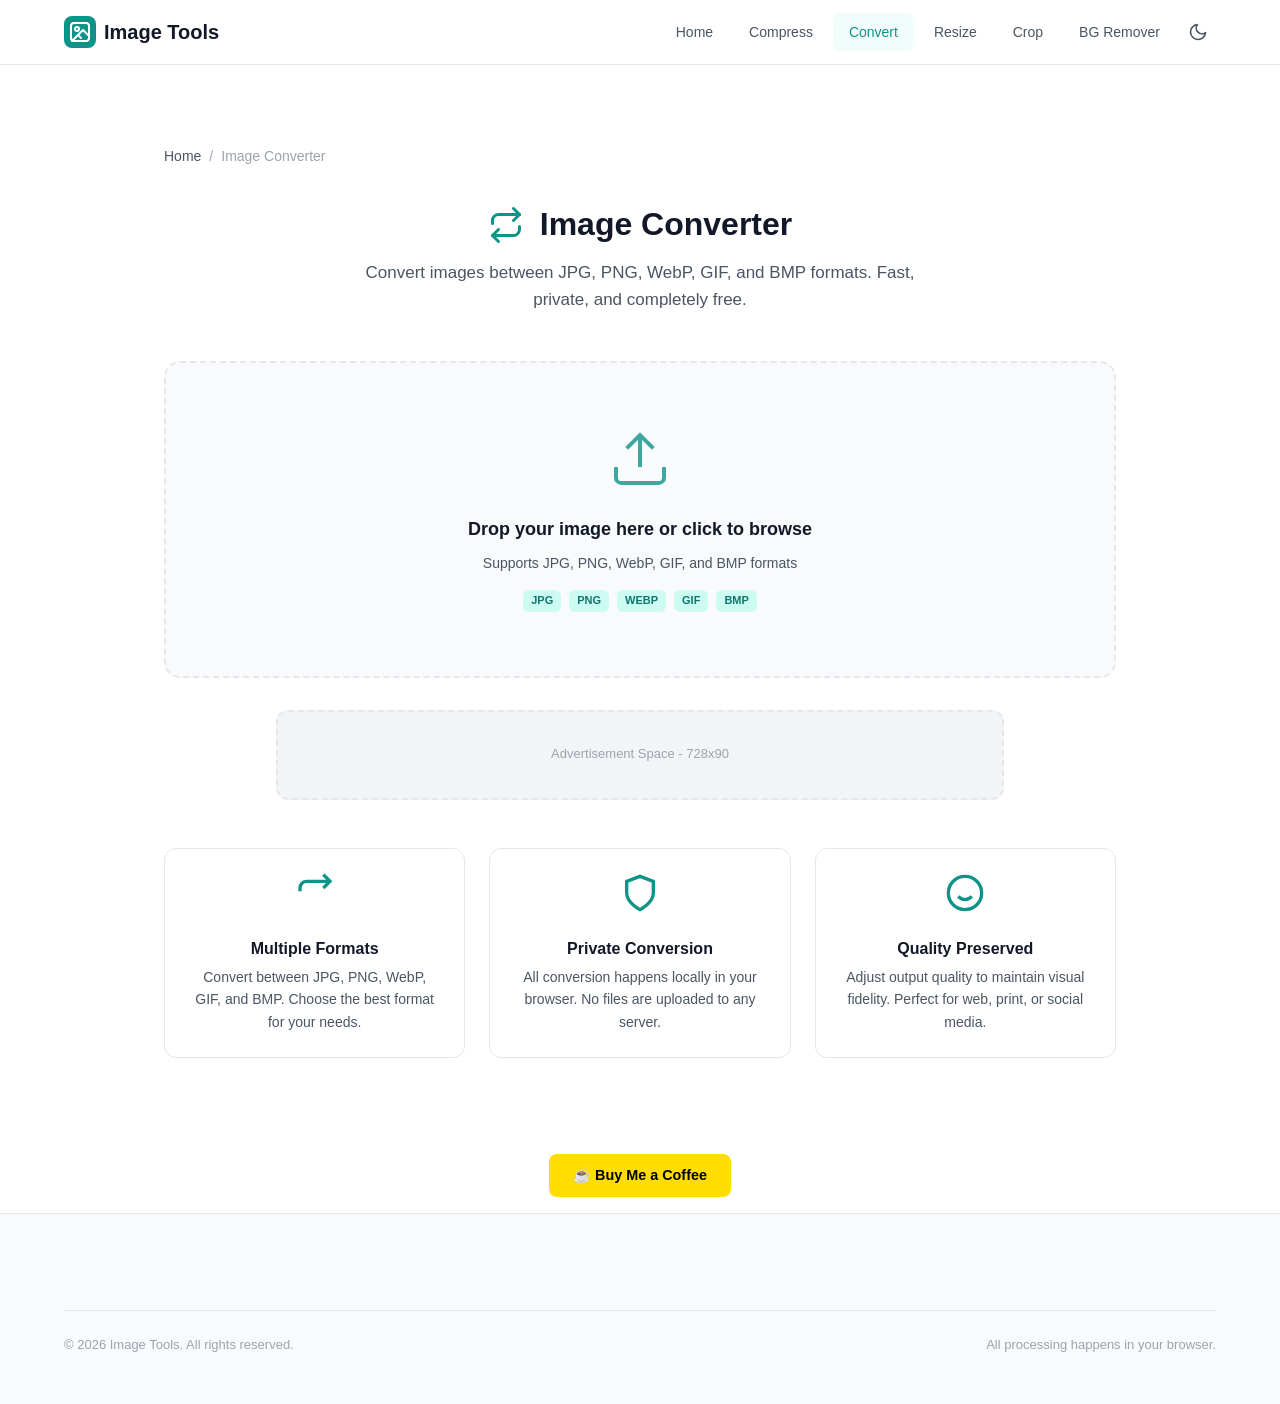
<file: tools/convert.html>
<!DOCTYPE html>
<html lang="en">
<head>
  <meta charset="UTF-8">
  <meta name="viewport" content="width=device-width, initial-scale=1.0">
  <title>Image Converter - Convert JPG, PNG, WebP, GIF, BMP Online Free</title>
  <meta name="description" content="Convert images between JPG, PNG, WebP, GIF, and BMP formats online for free. Fast, private, client-side conversion. No upload required.">
  <meta name="keywords" content="image converter, jpg to png, png to webp, webp to jpg, convert image format, online converter">
  <meta name="robots" content="index, follow">
  <link rel="canonical" href="https://imagetools.dev/tools/convert.html">

  <meta property="og:title" content="Image Converter - Convert Between Formats Online Free">
  <meta property="og:description" content="Convert images between JPG, PNG, WebP, GIF, and BMP formats instantly. 100% client-side processing.">
  <meta property="og:type" content="website">

  <link rel="icon" type="image/svg+xml" href="../favicon.svg">
  <link rel="stylesheet" href="../css/style.css">

  <script type="application/ld+json">
  {
    "@context": "https://schema.org",
    "@type": "WebApplication",
    "name": "Image Converter",
    "url": "https://imagetools.dev/tools/convert.html",
    "description": "Convert images between JPG, PNG, WebP, GIF, and BMP formats online for free.",
    "applicationCategory": "MultimediaApplication",
    "offers": { "@type": "Offer", "price": "0", "priceCurrency": "USD" }
  }
  </script>
</head>
<body>
  <header class="header">
    <div class="container header-inner">
      <a href="../index.html" class="logo">
        <svg viewBox="0 0 32 32" fill="none"><rect width="32" height="32" rx="8" fill="currentColor" style="color: var(--primary)"/><g transform="translate(6,6)" fill="none" stroke="white" stroke-width="2" stroke-linecap="round" stroke-linejoin="round"><rect x="1" y="1" width="18" height="18" rx="3"/><circle cx="7" cy="7" r="2"/><polyline points="18,13 13,8 8,13"/><polyline points="11,16 8,13 2,19"/></g></svg>
        Image Tools
      </a>
      <button class="menu-toggle" aria-label="Toggle menu" aria-expanded="false">
        <svg width="24" height="24" viewBox="0 0 24 24" fill="none" stroke="currentColor" stroke-width="2"><line x1="3" y1="6" x2="21" y2="6"/><line x1="3" y1="12" x2="21" y2="12"/><line x1="3" y1="18" x2="21" y2="18"/></svg>
      </button>
      <nav class="nav">
        <a href="../index.html" class="nav-link">Home</a>
        <a href="compress.html" class="nav-link">Compress</a>
        <a href="convert.html" class="nav-link active">Convert</a>
        <a href="resize.html" class="nav-link">Resize</a>
        <a href="crop.html" class="nav-link">Crop</a>
        <a href="bg-remover.html" class="nav-link">BG Remover</a>
        <button class="theme-toggle" aria-label="Toggle dark mode">
          <svg width="20" height="20" viewBox="0 0 24 24" fill="none" stroke="currentColor" stroke-width="2"><path d="M21 12.79A9 9 0 1 1 11.21 3 7 7 0 0 0 21 12.79z"/></svg>
        </button>
      </nav>
    </div>
  </header>

  <main class="main-content">
    <div class="tool-page">
      <nav class="breadcrumb">
        <a href="../index.html">Home</a>
        <span class="breadcrumb-separator">/</span>
        <span>Image Converter</span>
      </nav>

      <div class="tool-page-header">
        <h1>
          <svg viewBox="0 0 24 24" fill="none" stroke="currentColor" stroke-width="2" stroke-linecap="round" stroke-linejoin="round">
            <polyline points="17 1 21 5 17 9"/>
            <path d="M3 11V9a4 4 0 0 1 4-4h14"/>
            <polyline points="7 23 3 19 7 15"/>
            <path d="M21 13v2a4 4 0 0 1-4 4H3"/>
          </svg>
          Image Converter
        </h1>
        <p>Convert images between JPG, PNG, WebP, GIF, and BMP formats. Fast, private, and completely free.</p>
      </div>

      <!-- Upload Area -->
      <div class="upload-area" id="uploadArea">
        <input type="file" accept="image/jpeg,image/png,image/webp,image/gif,image/bmp" id="fileInput">
        <div class="upload-icon">
          <svg viewBox="0 0 24 24" fill="none" stroke="currentColor" stroke-width="1.5">
            <path d="M21 15v4a2 2 0 0 1-2 2H5a2 2 0 0 1-2-2v-4"/>
            <polyline points="17 8 12 3 7 8"/>
            <line x1="12" y1="3" x2="12" y2="15"/>
          </svg>
        </div>
        <h3>Drop your image here or click to browse</h3>
        <p>Supports JPG, PNG, WebP, GIF, and BMP formats</p>
        <div class="upload-formats">
          <span class="format-badge">JPG</span>
          <span class="format-badge">PNG</span>
          <span class="format-badge">WebP</span>
          <span class="format-badge">GIF</span>
          <span class="format-badge">BMP</span>
        </div>
      </div>

      <!-- Controls -->
      <div class="tool-controls hidden" id="controlsSection">
        <div class="controls-header">
          <h3>Conversion Settings</h3>
          <button class="btn btn-ghost btn-sm" id="resetBtn">
            <svg width="16" height="16" viewBox="0 0 24 24" fill="none" stroke="currentColor" stroke-width="2"><polyline points="1 4 1 10 7 10"/><path d="M3.51 15a9 9 0 1 0 2.13-9.36L1 10"/></svg>
            Reset
          </button>
        </div>

        <div class="controls-grid">
          <div class="form-group">
            <label class="form-label">Output Format</label>
            <select class="form-select" id="convertFormat">
              <option value="image/jpeg">JPEG</option>
              <option value="image/png">PNG</option>
              <option value="image/webp">WebP</option>
              <option value="image/gif">GIF</option>
              <option value="image/bmp">BMP</option>
            </select>
          </div>

          <div class="form-group">
            <div class="range-group">
              <div class="range-header">
                <label class="form-label">Quality</label>
                <span class="range-value" id="qualityValue">92%</span>
              </div>
              <input type="range" id="qualitySlider" min="1" max="100" value="92">
            </div>
            <span class="form-sublabel">Only applies to JPEG and WebP</span>
          </div>

          <div class="form-group">
            <label class="form-label">Background Color</label>
            <input type="color" class="form-input" id="bgColor" value="#ffffff" style="height: 42px; padding: 4px;">
            <span class="form-sublabel">For transparent images converting to JPEG</span>
          </div>
        </div>

        <div class="actions-bar">
          <button class="btn btn-primary btn-lg" id="convertBtn">
            <svg width="20" height="20" viewBox="0 0 24 24" fill="none" stroke="currentColor" stroke-width="2"><polyline points="17 1 21 5 17 9"/><path d="M3 11V9a4 4 0 0 1 4-4h14"/></svg>
            Convert Image
          </button>
          <button class="btn btn-secondary btn-lg" id="downloadBtn" disabled>
            <svg width="20" height="20" viewBox="0 0 24 24" fill="none" stroke="currentColor" stroke-width="2"><path d="M21 15v4a2 2 0 0 1-2 2H5a2 2 0 0 1-2-2v-4"/><polyline points="7 10 12 15 17 10"/><line x1="12" y1="15" x2="12" y2="3"/></svg>
            Download
          </button>
        </div>
      </div>

      <!-- Preview -->
      <div class="preview-section hidden" id="previewSection">
        <div class="preview-container">
          <div class="preview-box">
            <div class="preview-header">
              <h4><span class="preview-badge preview-badge-original">Original</span> Original</h4>
            </div>
            <div class="preview-image-wrapper">
              <img id="originalPreview" alt="Original image">
            </div>
            <div class="preview-stats">
              <div class="stat-item">
                <span class="stat-label">Format</span>
                <span class="stat-value" id="originalFormat">-</span>
              </div>
              <div class="stat-item">
                <span class="stat-label">Size</span>
                <span class="stat-value" id="originalSize">-</span>
              </div>
              <div class="stat-item">
                <span class="stat-label">Dimensions</span>
                <span class="stat-value" id="originalDimensions">-</span>
              </div>
            </div>
          </div>

          <div class="preview-box">
            <div class="preview-header">
              <h4><span class="preview-badge preview-badge-processed">Converted</span> Converted</h4>
            </div>
            <div class="preview-image-wrapper">
              <img id="convertedPreview" alt="Converted image">
            </div>
            <div class="preview-stats">
              <div class="stat-item">
                <span class="stat-label">Format</span>
                <span class="stat-value" id="convertedFormat">-</span>
              </div>
              <div class="stat-item">
                <span class="stat-label">Size</span>
                <span class="stat-value" id="convertedSize">-</span>
              </div>
              <div class="stat-item">
                <span class="stat-label">Dimensions</span>
                <span class="stat-value" id="convertedDimensions">-</span>
              </div>
            </div>
          </div>
        </div>
      </div>

      <div class="ad-placeholder ad-placeholder-leaderboard">
        Advertisement Space - 728x90
      </div>

      <div class="info-grid">
        <div class="info-card">
          <svg viewBox="0 0 24 24" fill="none" stroke="currentColor" stroke-width="2"><polyline points="17 1 21 5 17 9"/><path d="M3 11V9a4 4 0 0 1 4-4h14"/></svg>
          <h4>Multiple Formats</h4>
          <p>Convert between JPG, PNG, WebP, GIF, and BMP. Choose the best format for your needs.</p>
        </div>
        <div class="info-card">
          <svg viewBox="0 0 24 24" fill="none" stroke="currentColor" stroke-width="2"><path d="M12 22s8-4 8-10V5l-8-3-8 3v7c0 6 8 10 8 10z"/></svg>
          <h4>Private Conversion</h4>
          <p>All conversion happens locally in your browser. No files are uploaded to any server.</p>
        </div>
        <div class="info-card">
          <svg viewBox="0 0 24 24" fill="none" stroke="currentColor" stroke-width="2"><circle cx="12" cy="12" r="10"/><path d="M8 14s1.5 2 4 2 4-2 4-2"/><line x1="9" y1="9" x2="9.01" y2="9"/><line x1="15" y1="9" x2="15.01" y2="9"/></svg>
          <h4>Quality Preserved</h4>
          <p>Adjust output quality to maintain visual fidelity. Perfect for web, print, or social media.</p>
        </div>
      </div>
    </div>
  </main>

  <footer class="footer">
    <div class="container">
      <div class="footer-bottom">
        <p>&copy; 2026 Image Tools. All rights reserved.</p>
        <p>All processing happens in your browser.</p>
      </div>
    </div>
  </footer>

  <script src="../js/common.js"></script>
  <script>
    let originalFile = null;
    let originalImage = null;
    let convertedDataURL = null;

    const uploadArea = document.getElementById('uploadArea');
    const fileInput = document.getElementById('fileInput');
    const controlsSection = document.getElementById('controlsSection');
    const previewSection = document.getElementById('previewSection');
    const qualitySlider = document.getElementById('qualitySlider');
    const qualityValue = document.getElementById('qualityValue');
    const convertFormat = document.getElementById('convertFormat');
    const convertBtn = document.getElementById('convertBtn');
    const downloadBtn = document.getElementById('downloadBtn');
    const resetBtn = document.getElementById('resetBtn');

    new DragDropZone(uploadArea, { onFileDrop: handleFile });
    fileInput.addEventListener('change', (e) => { if (e.target.files[0]) handleFile(e.target.files[0]); });

    async function handleFile(file) {
      if (!file.type.startsWith('image/')) {
        Toast.error('Please select an image file.');
        return;
      }

      originalFile = file;
      try {
        const dataURL = await FileUtil.readAsDataURL(file);
        originalImage = await FileUtil.loadImage(dataURL);

        document.getElementById('originalPreview').src = dataURL;
        document.getElementById('originalFormat').textContent = file.type.split('/')[1].toUpperCase();
        document.getElementById('originalSize').textContent = FileUtil.formatBytes(file.size);
        document.getElementById('originalDimensions').textContent = `${originalImage.width} x ${originalImage.height}`;

        controlsSection.classList.remove('hidden');
        previewSection.classList.remove('hidden');
        downloadBtn.disabled = true;
        convertedDataURL = null;
        Toast.success('Image loaded!');
      } catch (err) {
        Toast.error('Failed to load image.');
      }
    }

    qualitySlider.addEventListener('input', () => { qualityValue.textContent = qualitySlider.value + '%'; });

    convertBtn.addEventListener('click', async () => {
      if (!originalImage) return;
      convertBtn.disabled = true;
      convertBtn.innerHTML = '<span class="spinner"></span> Converting...';
      await new Promise(r => setTimeout(r, 50));

      try {
        const format = convertFormat.value;
        const quality = parseInt(qualitySlider.value) / 100;

        const canvas = document.createElement('canvas');
        const ctx = canvas.getContext('2d');
        canvas.width = originalImage.width;
        canvas.height = originalImage.height;

        if (format === 'image/jpeg' || format === 'image/bmp') {
          const bgColor = document.getElementById('bgColor').value;
          ctx.fillStyle = bgColor;
          ctx.fillRect(0, 0, canvas.width, canvas.height);
        }

        ctx.drawImage(originalImage, 0, 0);
        convertedDataURL = canvas.toDataURL(format, quality);

        document.getElementById('convertedPreview').src = convertedDataURL;
        document.getElementById('convertedFormat').textContent = format.split('/')[1].toUpperCase();
        document.getElementById('convertedSize').textContent = FileUtil.formatBytes(ImageProcessor.getDataURLSize(convertedDataURL));
        document.getElementById('convertedDimensions').textContent = `${originalImage.width} x ${originalImage.height}`;

        downloadBtn.disabled = false;
        Toast.success('Image converted successfully!');
      } catch (err) {
        Toast.error('Conversion failed. Try a different format.');
        console.error(err);
      } finally {
        convertBtn.disabled = false;
        convertBtn.innerHTML = `
          <svg width="20" height="20" viewBox="0 0 24 24" fill="none" stroke="currentColor" stroke-width="2"><polyline points="17 1 21 5 17 9"/><path d="M3 11V9a4 4 0 0 1 4-4h14"/></svg>
          Convert Image
        `;
      }
    });

    downloadBtn.addEventListener('click', () => {
      if (!convertedDataURL) return;
      const ext = convertFormat.value.split('/')[1];
      const name = originalFile.name.replace(/\.[^.]+$/, '') + '.' + ext;
      const link = document.createElement('a');
      link.download = name;
      link.href = convertedDataURL;
      link.click();
      Toast.success('Download started!');
    });

    resetBtn.addEventListener('click', () => {
      originalFile = null;
      originalImage = null;
      convertedDataURL = null;
      controlsSection.classList.add('hidden');
      previewSection.classList.add('hidden');
      fileInput.value = '';
      qualitySlider.value = 92;
      qualityValue.textContent = '92%';
      downloadBtn.disabled = true;
    });
  </script>
  <script src="../js/monetize.js"></script>
</body>
</html>
</file>
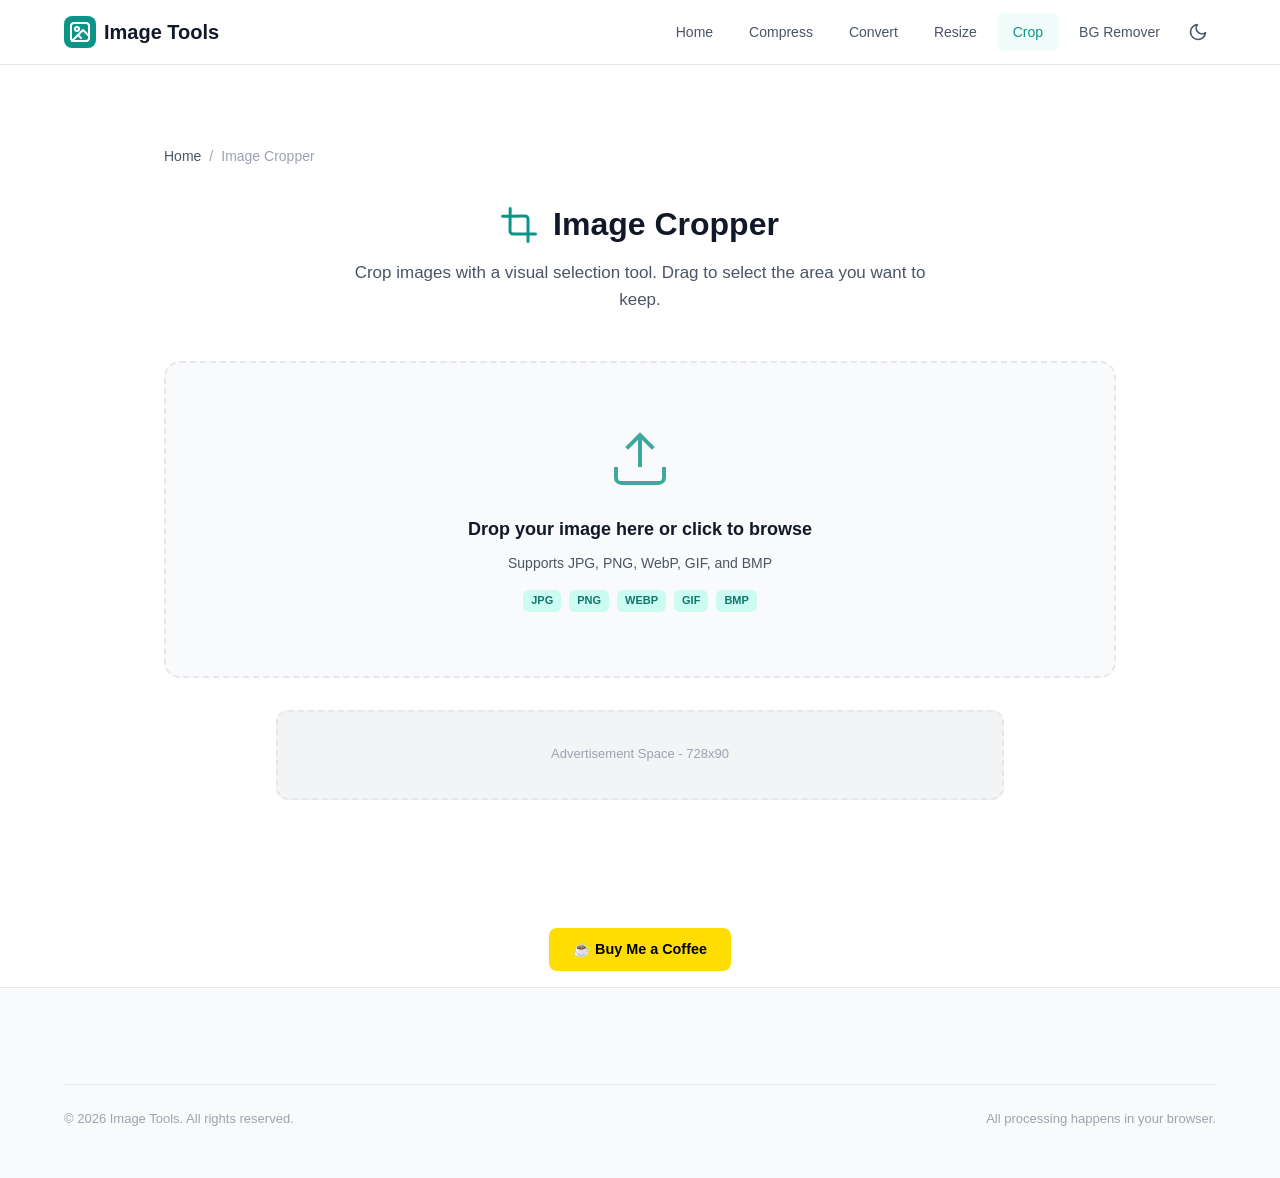
<file: tools/crop.html>
<!DOCTYPE html>
<html lang="en">
<head>
  <meta charset="UTF-8">
  <meta name="viewport" content="width=device-width, initial-scale=1.0">
  <title>Image Cropper - Crop Images Online Free</title>
  <meta name="description" content="Crop images online for free with a visual selection tool. Choose custom areas, preset aspect ratios, and download instantly. Client-side processing.">
  <meta name="keywords" content="image cropper, crop image online, photo crop, image editor, crop tool">
  <meta name="robots" content="index, follow">
  <link rel="canonical" href="https://imagetools.dev/tools/crop.html">

  <meta property="og:title" content="Image Cropper - Crop Images Online Free">
  <meta property="og:description" content="Crop images with a visual selection tool. Free, private, client-side processing.">
  <meta property="og:type" content="website">

  <link rel="icon" type="image/svg+xml" href="../favicon.svg">
  <link rel="stylesheet" href="../css/style.css">

  <script type="application/ld+json">
  {
    "@context": "https://schema.org",
    "@type": "WebApplication",
    "name": "Image Cropper",
    "url": "https://imagetools.dev/tools/crop.html",
    "description": "Crop images online for free with visual selection.",
    "applicationCategory": "MultimediaApplication",
    "offers": { "@type": "Offer", "price": "0", "priceCurrency": "USD" }
  }
  </script>
</head>
<body>
  <header class="header">
    <div class="container header-inner">
      <a href="../index.html" class="logo">
        <svg viewBox="0 0 32 32" fill="none"><rect width="32" height="32" rx="8" fill="currentColor" style="color: var(--primary)"/><g transform="translate(6,6)" fill="none" stroke="white" stroke-width="2" stroke-linecap="round" stroke-linejoin="round"><rect x="1" y="1" width="18" height="18" rx="3"/><circle cx="7" cy="7" r="2"/><polyline points="18,13 13,8 8,13"/><polyline points="11,16 8,13 2,19"/></g></svg>
        Image Tools
      </a>
      <button class="menu-toggle" aria-label="Toggle menu" aria-expanded="false">
        <svg width="24" height="24" viewBox="0 0 24 24" fill="none" stroke="currentColor" stroke-width="2"><line x1="3" y1="6" x2="21" y2="6"/><line x1="3" y1="12" x2="21" y2="12"/><line x1="3" y1="18" x2="21" y2="18"/></svg>
      </button>
      <nav class="nav">
        <a href="../index.html" class="nav-link">Home</a>
        <a href="compress.html" class="nav-link">Compress</a>
        <a href="convert.html" class="nav-link">Convert</a>
        <a href="resize.html" class="nav-link">Resize</a>
        <a href="crop.html" class="nav-link active">Crop</a>
        <a href="bg-remover.html" class="nav-link">BG Remover</a>
        <button class="theme-toggle" aria-label="Toggle dark mode">
          <svg width="20" height="20" viewBox="0 0 24 24" fill="none" stroke="currentColor" stroke-width="2"><path d="M21 12.79A9 9 0 1 1 11.21 3 7 7 0 0 0 21 12.79z"/></svg>
        </button>
      </nav>
    </div>
  </header>

  <main class="main-content">
    <div class="tool-page">
      <nav class="breadcrumb">
        <a href="../index.html">Home</a>
        <span class="breadcrumb-separator">/</span>
        <span>Image Cropper</span>
      </nav>

      <div class="tool-page-header">
        <h1>
          <svg viewBox="0 0 24 24" fill="none" stroke="currentColor" stroke-width="2" stroke-linecap="round" stroke-linejoin="round">
            <path d="M6.13 1L6 16a2 2 0 0 0 2 2h15"/>
            <path d="M1 6.13L16 6a2 2 0 0 1 2 2v15"/>
          </svg>
          Image Cropper
        </h1>
        <p>Crop images with a visual selection tool. Drag to select the area you want to keep.</p>
      </div>

      <div class="upload-area" id="uploadArea">
        <input type="file" accept="image/jpeg,image/png,image/webp,image/gif,image/bmp" id="fileInput">
        <div class="upload-icon">
          <svg viewBox="0 0 24 24" fill="none" stroke="currentColor" stroke-width="1.5">
            <path d="M21 15v4a2 2 0 0 1-2 2H5a2 2 0 0 1-2-2v-4"/>
            <polyline points="17 8 12 3 7 8"/>
            <line x1="12" y1="3" x2="12" y2="15"/>
          </svg>
        </div>
        <h3>Drop your image here or click to browse</h3>
        <p>Supports JPG, PNG, WebP, GIF, and BMP</p>
        <div class="upload-formats">
          <span class="format-badge">JPG</span>
          <span class="format-badge">PNG</span>
          <span class="format-badge">WebP</span>
          <span class="format-badge">GIF</span>
          <span class="format-badge">BMP</span>
        </div>
      </div>

      <!-- Crop Controls -->
      <div class="tool-controls hidden" id="controlsSection">
        <div class="controls-header">
          <h3>Crop Settings</h3>
          <button class="btn btn-ghost btn-sm" id="resetBtn">
            <svg width="16" height="16" viewBox="0 0 24 24" fill="none" stroke="currentColor" stroke-width="2"><polyline points="1 4 1 10 7 10"/><path d="M3.51 15a9 9 0 1 0 2.13-9.36L1 10"/></svg>
            Reset
          </button>
        </div>

        <!-- Aspect Ratio Presets -->
        <div class="form-group mb-lg">
          <label class="form-label">Aspect Ratio</label>
          <div style="display: flex; gap: 0.5rem; flex-wrap: wrap;">
            <button class="btn btn-primary btn-sm ratio-btn active" data-ratio="free">Free</button>
            <button class="btn btn-secondary btn-sm ratio-btn" data-ratio="1:1">1:1</button>
            <button class="btn btn-secondary btn-sm ratio-btn" data-ratio="4:3">4:3</button>
            <button class="btn btn-secondary btn-sm ratio-btn" data-ratio="16:9">16:9</button>
            <button class="btn btn-secondary btn-sm ratio-btn" data-ratio="3:2">3:2</button>
            <button class="btn btn-secondary btn-sm ratio-btn" data-ratio="2:3">2:3</button>
            <button class="btn btn-secondary btn-sm ratio-btn" data-ratio="9:16">9:16</button>
          </div>
        </div>

        <!-- Crop Area Info -->
        <div class="controls-grid">
          <div class="form-group">
            <label class="form-label">Selection Area</label>
            <div id="cropInfo" style="font-size: 0.875rem; color: var(--text-secondary);">
              Drag on the image to select crop area
            </div>
          </div>
          <div class="form-group">
            <label class="form-label">Output Format</label>
            <select class="form-select" id="outputFormat">
              <option value="same">Same as input</option>
              <option value="image/jpeg">JPEG</option>
              <option value="image/png">PNG</option>
              <option value="image/webp">WebP</option>
            </select>
          </div>
        </div>

        <div class="actions-bar">
          <button class="btn btn-primary btn-lg" id="cropBtn">
            <svg width="20" height="20" viewBox="0 0 24 24" fill="none" stroke="currentColor" stroke-width="2"><path d="M6.13 1L6 16a2 2 0 0 0 2 2h15"/><path d="M1 6.13L16 6a2 2 0 0 1 2 2v15"/></svg>
            Crop Image
          </button>
          <button class="btn btn-secondary btn-lg" id="downloadBtn" disabled>
            <svg width="20" height="20" viewBox="0 0 24 24" fill="none" stroke="currentColor" stroke-width="2"><path d="M21 15v4a2 2 0 0 1-2 2H5a2 2 0 0 1-2-2v-4"/><polyline points="7 10 12 15 17 10"/><line x1="12" y1="15" x2="12" y2="3"/></svg>
            Download
          </button>
        </div>
      </div>

      <!-- Crop Canvas Area -->
      <div class="hidden" id="cropArea" style="margin-top: 1.5rem;">
        <div class="preview-box">
          <div class="preview-header">
            <h4>Select crop area by dragging</h4>
          </div>
          <div class="preview-image-wrapper" id="cropCanvasWrapper" style="position: relative; cursor: crosshair; min-height: 200px;">
            <canvas id="cropCanvas"></canvas>
            <div id="cropSelection" style="display: none; position: absolute; border: 2px solid var(--primary); background: rgba(13, 148, 136, 0.15); box-shadow: 0 0 0 9999px rgba(0,0,0,0.4); pointer-events: none;"></div>
          </div>
        </div>
      </div>

      <!-- Cropped Preview -->
      <div class="preview-section hidden" id="previewSection">
        <div class="preview-container preview-single">
          <div class="preview-box">
            <div class="preview-header">
              <h4><span class="preview-badge preview-badge-processed">Cropped</span> Cropped Result</h4>
            </div>
            <div class="preview-image-wrapper">
              <img id="croppedPreview" alt="Cropped image">
            </div>
            <div class="preview-stats">
              <div class="stat-item">
                <span class="stat-label">Size</span>
                <span class="stat-value" id="croppedSize">-</span>
              </div>
              <div class="stat-item">
                <span class="stat-label">Dimensions</span>
                <span class="stat-value" id="croppedDimensions">-</span>
              </div>
            </div>
          </div>
        </div>
      </div>

      <div class="ad-placeholder ad-placeholder-leaderboard">
        Advertisement Space - 728x90
      </div>
    </div>
  </main>

  <footer class="footer">
    <div class="container">
      <div class="footer-bottom">
        <p>&copy; 2026 Image Tools. All rights reserved.</p>
        <p>All processing happens in your browser.</p>
      </div>
    </div>
  </footer>

  <script src="../js/common.js"></script>
  <script>
    let originalFile = null;
    let originalImage = null;
    let croppedDataURL = null;
    let cropCanvas = document.getElementById('cropCanvas');
    let cropCtx = cropCanvas.getContext('2d');
    let cropSelection = document.getElementById('cropSelection');
    let isDrawing = false;
    let startX = 0, startY = 0;
    let cropRect = null;
    let canvasScale = 1;
    let currentRatio = 'free';

    const uploadArea = document.getElementById('uploadArea');
    const fileInput = document.getElementById('fileInput');
    const controlsSection = document.getElementById('controlsSection');
    const cropArea = document.getElementById('cropArea');
    const previewSection = document.getElementById('previewSection');
    const cropBtn = document.getElementById('cropBtn');
    const downloadBtn = document.getElementById('downloadBtn');
    const resetBtn = document.getElementById('resetBtn');

    new DragDropZone(uploadArea, { onFileDrop: handleFile });
    fileInput.addEventListener('change', (e) => { if (e.target.files[0]) handleFile(e.target.files[0]); });

    async function handleFile(file) {
      if (!file.type.startsWith('image/')) { Toast.error('Please select an image file.'); return; }
      originalFile = file;
      try {
        const dataURL = await FileUtil.readAsDataURL(file);
        originalImage = await FileUtil.loadImage(dataURL);

        // Draw image on canvas
        const wrapper = document.getElementById('cropCanvasWrapper');
        const maxW = wrapper.clientWidth - 32;
        canvasScale = Math.min(1, maxW / originalImage.width, 600 / originalImage.height);
        const cw = Math.round(originalImage.width * canvasScale);
        const ch = Math.round(originalImage.height * canvasScale);

        cropCanvas.width = cw;
        cropCanvas.height = ch;
        cropCanvas.style.maxWidth = '100%';
        cropCtx.drawImage(originalImage, 0, 0, cw, ch);

        controlsSection.classList.remove('hidden');
        cropArea.classList.remove('hidden');
        previewSection.classList.add('hidden');
        downloadBtn.disabled = true;
        cropRect = null;
        cropSelection.style.display = 'none';

        Toast.success('Image loaded! Drag to select crop area.');
      } catch (err) { Toast.error('Failed to load image.'); }
    }

    // Aspect ratio buttons
    document.querySelectorAll('.ratio-btn').forEach(btn => {
      btn.addEventListener('click', () => {
        document.querySelectorAll('.ratio-btn').forEach(b => {
          b.classList.remove('btn-primary');
          b.classList.add('btn-secondary');
        });
        btn.classList.add('btn-primary');
        btn.classList.remove('btn-secondary');
        currentRatio = btn.dataset.ratio;
      });
    });

    // Crop drawing
    cropCanvas.addEventListener('mousedown', (e) => {
      const rect = cropCanvas.getBoundingClientRect();
      startX = e.clientX - rect.left;
      startY = e.clientY - rect.top;
      isDrawing = true;
      cropSelection.style.display = 'block';
    });

    cropCanvas.addEventListener('mousemove', (e) => {
      if (!isDrawing) return;
      const rect = cropCanvas.getBoundingClientRect();
      let endX = e.clientX - rect.left;
      let endY = e.clientY - rect.top;

      let w = endX - startX;
      let h = endY - startY;

      // Apply aspect ratio
      if (currentRatio !== 'free') {
        const [rw, rh] = currentRatio.split(':').map(Number);
        const ratio = rw / rh;
        if (Math.abs(w) / Math.abs(h) > ratio) {
          w = Math.sign(w) * Math.abs(h) * ratio;
        } else {
          h = Math.sign(h) * Math.abs(w) / ratio;
        }
        endX = startX + w;
        endY = startY + h;
      }

      const x = Math.min(startX, endX);
      const y = Math.min(startY, endY);
      const absW = Math.abs(w);
      const absH = Math.abs(h);

      cropSelection.style.left = x + 'px';
      cropSelection.style.top = y + 'px';
      cropSelection.style.width = absW + 'px';
      cropSelection.style.height = absH + 'px';

      cropRect = { x, y, w: absW, h: absH };
      document.getElementById('cropInfo').textContent = `${Math.round(absW / canvasScale)} x ${Math.round(absH / canvasScale)} px`;
    });

    document.addEventListener('mouseup', () => { isDrawing = false; });

    // Touch support
    cropCanvas.addEventListener('touchstart', (e) => {
      e.preventDefault();
      const touch = e.touches[0];
      const rect = cropCanvas.getBoundingClientRect();
      startX = touch.clientX - rect.left;
      startY = touch.clientY - rect.top;
      isDrawing = true;
      cropSelection.style.display = 'block';
    });

    cropCanvas.addEventListener('touchmove', (e) => {
      e.preventDefault();
      if (!isDrawing) return;
      const touch = e.touches[0];
      const rect = cropCanvas.getBoundingClientRect();
      let endX = touch.clientX - rect.left;
      let endY = touch.clientY - rect.top;

      let w = endX - startX;
      let h = endY - startY;

      if (currentRatio !== 'free') {
        const [rw, rh] = currentRatio.split(':').map(Number);
        const ratio = rw / rh;
        if (Math.abs(w) / Math.abs(h) > ratio) {
          w = Math.sign(w) * Math.abs(h) * ratio;
        } else {
          h = Math.sign(h) * Math.abs(w) / ratio;
        }
      }

      const x = Math.min(startX, startX + w);
      const y = Math.min(startY, startY + h);
      const absW = Math.abs(w);
      const absH = Math.abs(h);

      cropSelection.style.left = x + 'px';
      cropSelection.style.top = y + 'px';
      cropSelection.style.width = absW + 'px';
      cropSelection.style.height = absH + 'px';

      cropRect = { x, y, w: absW, h: absH };
      document.getElementById('cropInfo').textContent = `${Math.round(absW / canvasScale)} x ${Math.round(absH / canvasScale)} px`;
    });

    cropCanvas.addEventListener('touchend', () => { isDrawing = false; });

    // Crop
    cropBtn.addEventListener('click', async () => {
      if (!cropRect || cropRect.w < 5 || cropRect.h < 5) {
        Toast.warning('Please drag on the image to select a crop area first.');
        return;
      }

      cropBtn.disabled = true;
      cropBtn.innerHTML = '<span class="spinner"></span> Cropping...';
      await new Promise(r => setTimeout(r, 50));

      try {
        let format = document.getElementById('outputFormat').value;
        if (format === 'same') format = originalFile.type;

        const sx = Math.round(cropRect.x / canvasScale);
        const sy = Math.round(cropRect.y / canvasScale);
        const sw = Math.round(cropRect.w / canvasScale);
        const sh = Math.round(cropRect.h / canvasScale);

        const canvas = ImageProcessor.crop(originalImage, sx, sy, sw, sh);
        croppedDataURL = canvas.toDataURL(format, 0.92);

        document.getElementById('croppedPreview').src = croppedDataURL;
        document.getElementById('croppedSize').textContent = FileUtil.formatBytes(ImageProcessor.getDataURLSize(croppedDataURL));
        document.getElementById('croppedDimensions').textContent = `${sw} x ${sh}`;

        previewSection.classList.remove('hidden');
        downloadBtn.disabled = false;
        Toast.success('Image cropped successfully!');
      } catch (err) {
        Toast.error('Crop failed.');
        console.error(err);
      } finally {
        cropBtn.disabled = false;
        cropBtn.innerHTML = `
          <svg width="20" height="20" viewBox="0 0 24 24" fill="none" stroke="currentColor" stroke-width="2"><path d="M6.13 1L6 16a2 2 0 0 0 2 2h15"/><path d="M1 6.13L16 6a2 2 0 0 1 2 2v15"/></svg>
          Crop Image
        `;
      }
    });

    downloadBtn.addEventListener('click', () => {
      if (!croppedDataURL) return;
      let format = document.getElementById('outputFormat').value;
      if (format === 'same') format = originalFile.type;
      const ext = format.split('/')[1];
      const name = originalFile.name.replace(/\.[^.]+$/, '') + '_cropped.' + ext;
      const link = document.createElement('a');
      link.download = name;
      link.href = croppedDataURL;
      link.click();
      Toast.success('Download started!');
    });

    resetBtn.addEventListener('click', () => {
      originalFile = null; originalImage = null; croppedDataURL = null; cropRect = null;
      controlsSection.classList.add('hidden'); cropArea.classList.add('hidden');
      previewSection.classList.add('hidden'); fileInput.value = '';
      cropSelection.style.display = 'none'; downloadBtn.disabled = true;
    });
  </script>
  <script src="../js/monetize.js"></script>
</body>
</html>
</file>
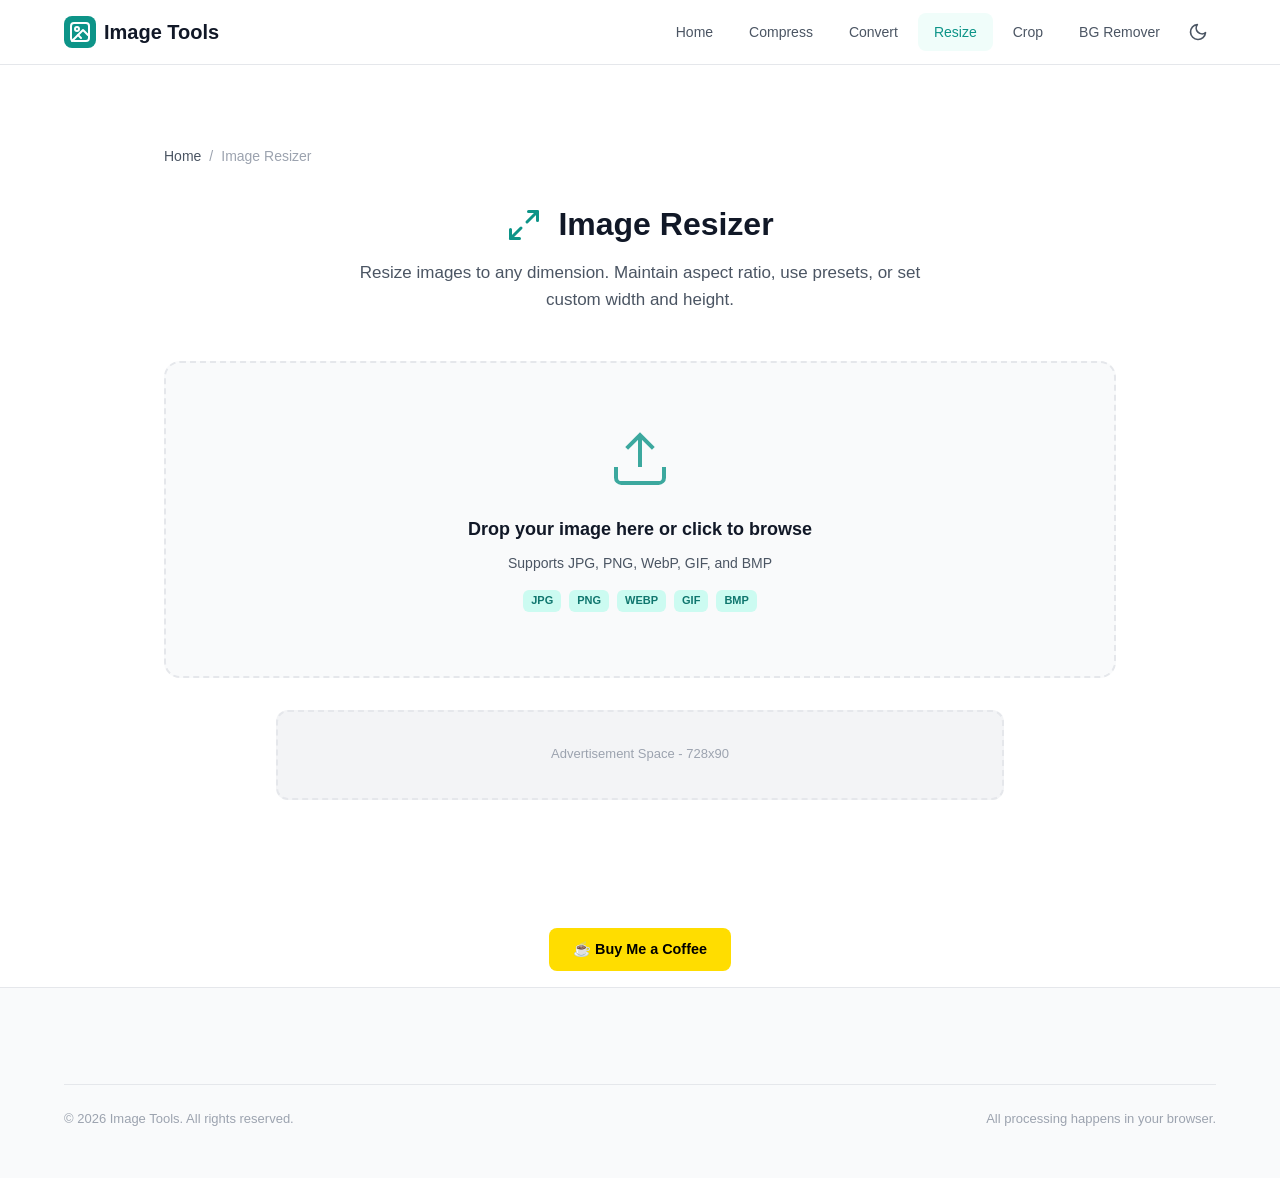
<file: tools/resize.html>
<!DOCTYPE html>
<html lang="en">
<head>
  <meta charset="UTF-8">
  <meta name="viewport" content="width=device-width, initial-scale=1.0">
  <title>Image Resizer - Resize Images Online Free</title>
  <meta name="description" content="Resize images to any dimension online for free. Maintain aspect ratio, use presets, or set custom width and height. Client-side processing.">
  <meta name="keywords" content="image resizer, resize image, change image size, image dimensions, resize photo online">
  <meta name="robots" content="index, follow">
  <link rel="canonical" href="https://imagetools.dev/tools/resize.html">

  <meta property="og:title" content="Image Resizer - Resize Images Online Free">
  <meta property="og:description" content="Resize images to any dimension. Maintain aspect ratio or set custom sizes. 100% client-side.">
  <meta property="og:type" content="website">

  <link rel="icon" type="image/svg+xml" href="../favicon.svg">
  <link rel="stylesheet" href="../css/style.css">

  <script type="application/ld+json">
  {
    "@context": "https://schema.org",
    "@type": "WebApplication",
    "name": "Image Resizer",
    "url": "https://imagetools.dev/tools/resize.html",
    "description": "Resize images to any dimension online for free.",
    "applicationCategory": "MultimediaApplication",
    "offers": { "@type": "Offer", "price": "0", "priceCurrency": "USD" }
  }
  </script>
</head>
<body>
  <header class="header">
    <div class="container header-inner">
      <a href="../index.html" class="logo">
        <svg viewBox="0 0 32 32" fill="none"><rect width="32" height="32" rx="8" fill="currentColor" style="color: var(--primary)"/><g transform="translate(6,6)" fill="none" stroke="white" stroke-width="2" stroke-linecap="round" stroke-linejoin="round"><rect x="1" y="1" width="18" height="18" rx="3"/><circle cx="7" cy="7" r="2"/><polyline points="18,13 13,8 8,13"/><polyline points="11,16 8,13 2,19"/></g></svg>
        Image Tools
      </a>
      <button class="menu-toggle" aria-label="Toggle menu" aria-expanded="false">
        <svg width="24" height="24" viewBox="0 0 24 24" fill="none" stroke="currentColor" stroke-width="2"><line x1="3" y1="6" x2="21" y2="6"/><line x1="3" y1="12" x2="21" y2="12"/><line x1="3" y1="18" x2="21" y2="18"/></svg>
      </button>
      <nav class="nav">
        <a href="../index.html" class="nav-link">Home</a>
        <a href="compress.html" class="nav-link">Compress</a>
        <a href="convert.html" class="nav-link">Convert</a>
        <a href="resize.html" class="nav-link active">Resize</a>
        <a href="crop.html" class="nav-link">Crop</a>
        <a href="bg-remover.html" class="nav-link">BG Remover</a>
        <button class="theme-toggle" aria-label="Toggle dark mode">
          <svg width="20" height="20" viewBox="0 0 24 24" fill="none" stroke="currentColor" stroke-width="2"><path d="M21 12.79A9 9 0 1 1 11.21 3 7 7 0 0 0 21 12.79z"/></svg>
        </button>
      </nav>
    </div>
  </header>

  <main class="main-content">
    <div class="tool-page">
      <nav class="breadcrumb">
        <a href="../index.html">Home</a>
        <span class="breadcrumb-separator">/</span>
        <span>Image Resizer</span>
      </nav>

      <div class="tool-page-header">
        <h1>
          <svg viewBox="0 0 24 24" fill="none" stroke="currentColor" stroke-width="2" stroke-linecap="round" stroke-linejoin="round">
            <polyline points="15 3 21 3 21 9"/>
            <polyline points="9 21 3 21 3 15"/>
            <line x1="21" y1="3" x2="14" y2="10"/>
            <line x1="3" y1="21" x2="10" y2="14"/>
          </svg>
          Image Resizer
        </h1>
        <p>Resize images to any dimension. Maintain aspect ratio, use presets, or set custom width and height.</p>
      </div>

      <div class="upload-area" id="uploadArea">
        <input type="file" accept="image/jpeg,image/png,image/webp,image/gif,image/bmp" id="fileInput">
        <div class="upload-icon">
          <svg viewBox="0 0 24 24" fill="none" stroke="currentColor" stroke-width="1.5">
            <path d="M21 15v4a2 2 0 0 1-2 2H5a2 2 0 0 1-2-2v-4"/>
            <polyline points="17 8 12 3 7 8"/>
            <line x1="12" y1="3" x2="12" y2="15"/>
          </svg>
        </div>
        <h3>Drop your image here or click to browse</h3>
        <p>Supports JPG, PNG, WebP, GIF, and BMP</p>
        <div class="upload-formats">
          <span class="format-badge">JPG</span>
          <span class="format-badge">PNG</span>
          <span class="format-badge">WebP</span>
          <span class="format-badge">GIF</span>
          <span class="format-badge">BMP</span>
        </div>
      </div>

      <!-- Controls -->
      <div class="tool-controls hidden" id="controlsSection">
        <div class="controls-header">
          <h3>Resize Settings</h3>
          <button class="btn btn-ghost btn-sm" id="resetBtn">
            <svg width="16" height="16" viewBox="0 0 24 24" fill="none" stroke="currentColor" stroke-width="2"><polyline points="1 4 1 10 7 10"/><path d="M3.51 15a9 9 0 1 0 2.13-9.36L1 10"/></svg>
            Reset
          </button>
        </div>

        <!-- Presets -->
        <div class="form-group mb-lg">
          <label class="form-label">Quick Presets</label>
          <div style="display: flex; gap: 0.5rem; flex-wrap: wrap;">
            <button class="btn btn-secondary btn-sm preset-btn" data-w="1920" data-h="1080">1920x1080</button>
            <button class="btn btn-secondary btn-sm preset-btn" data-w="1280" data-h="720">1280x720</button>
            <button class="btn btn-secondary btn-sm preset-btn" data-w="800" data-h="600">800x600</button>
            <button class="btn btn-secondary btn-sm preset-btn" data-w="640" data-h="480">640x480</button>
            <button class="btn btn-secondary btn-sm preset-btn" data-w="320" data-h="240">320x240</button>
            <button class="btn btn-secondary btn-sm preset-btn" data-w="150" data-h="150">150x150</button>
            <button class="btn btn-secondary btn-sm preset-btn" data-w="1080" data-h="1080">1080x1080</button>
            <button class="btn btn-secondary btn-sm preset-btn" data-w="1200" data-h="630">1200x630 (OG)</button>
          </div>
        </div>

        <div class="controls-grid">
          <div class="form-group">
            <label class="form-label">Width (px)</label>
            <input type="number" class="form-input" id="resizeWidth" placeholder="Width" min="1">
          </div>

          <div class="form-group">
            <label class="form-label">Height (px)</label>
            <input type="number" class="form-input" id="resizeHeight" placeholder="Height" min="1">
          </div>

          <div class="form-group">
            <label class="form-label">Output Format</label>
            <select class="form-select" id="outputFormat">
              <option value="same">Same as input</option>
              <option value="image/jpeg">JPEG</option>
              <option value="image/png">PNG</option>
              <option value="image/webp">WebP</option>
            </select>
          </div>

          <div class="form-group">
            <div class="range-group">
              <div class="range-header">
                <label class="form-label">Quality</label>
                <span class="range-value" id="qualityValue">92%</span>
              </div>
              <input type="range" id="qualitySlider" min="1" max="100" value="92">
            </div>
          </div>
        </div>

        <div class="form-group mt-md">
          <label class="form-check">
            <input type="checkbox" id="maintainAspect" checked>
            <span>Maintain aspect ratio</span>
          </label>
        </div>

        <div class="actions-bar">
          <button class="btn btn-primary btn-lg" id="resizeBtn">
            <svg width="20" height="20" viewBox="0 0 24 24" fill="none" stroke="currentColor" stroke-width="2"><polyline points="15 3 21 3 21 9"/><polyline points="9 21 3 21 3 15"/></svg>
            Resize Image
          </button>
          <button class="btn btn-secondary btn-lg" id="downloadBtn" disabled>
            <svg width="20" height="20" viewBox="0 0 24 24" fill="none" stroke="currentColor" stroke-width="2"><path d="M21 15v4a2 2 0 0 1-2 2H5a2 2 0 0 1-2-2v-4"/><polyline points="7 10 12 15 17 10"/><line x1="12" y1="15" x2="12" y2="3"/></svg>
            Download
          </button>
        </div>
      </div>

      <!-- Preview -->
      <div class="preview-section hidden" id="previewSection">
        <div class="preview-container">
          <div class="preview-box">
            <div class="preview-header">
              <h4><span class="preview-badge preview-badge-original">Original</span> Original</h4>
            </div>
            <div class="preview-image-wrapper">
              <img id="originalPreview" alt="Original image">
            </div>
            <div class="preview-stats">
              <div class="stat-item">
                <span class="stat-label">Size</span>
                <span class="stat-value" id="originalSize">-</span>
              </div>
              <div class="stat-item">
                <span class="stat-label">Dimensions</span>
                <span class="stat-value" id="originalDimensions">-</span>
              </div>
            </div>
          </div>

          <div class="preview-box">
            <div class="preview-header">
              <h4><span class="preview-badge preview-badge-processed">Resized</span> Resized</h4>
            </div>
            <div class="preview-image-wrapper">
              <img id="resizedPreview" alt="Resized image">
            </div>
            <div class="preview-stats">
              <div class="stat-item">
                <span class="stat-label">Size</span>
                <span class="stat-value" id="resizedSize">-</span>
              </div>
              <div class="stat-item">
                <span class="stat-label">Dimensions</span>
                <span class="stat-value" id="resizedDimensions">-</span>
              </div>
            </div>
          </div>
        </div>
      </div>

      <div class="ad-placeholder ad-placeholder-leaderboard">
        Advertisement Space - 728x90
      </div>
    </div>
  </main>

  <footer class="footer">
    <div class="container">
      <div class="footer-bottom">
        <p>&copy; 2026 Image Tools. All rights reserved.</p>
        <p>All processing happens in your browser.</p>
      </div>
    </div>
  </footer>

  <script src="../js/common.js"></script>
  <script>
    let originalFile = null;
    let originalImage = null;
    let resizedDataURL = null;
    let aspectRatio = 1;

    const uploadArea = document.getElementById('uploadArea');
    const fileInput = document.getElementById('fileInput');
    const controlsSection = document.getElementById('controlsSection');
    const previewSection = document.getElementById('previewSection');
    const widthInput = document.getElementById('resizeWidth');
    const heightInput = document.getElementById('resizeHeight');
    const maintainAspect = document.getElementById('maintainAspect');
    const qualitySlider = document.getElementById('qualitySlider');
    const qualityValue = document.getElementById('qualityValue');
    const resizeBtn = document.getElementById('resizeBtn');
    const downloadBtn = document.getElementById('downloadBtn');
    const resetBtn = document.getElementById('resetBtn');

    new DragDropZone(uploadArea, { onFileDrop: handleFile });
    fileInput.addEventListener('change', (e) => { if (e.target.files[0]) handleFile(e.target.files[0]); });

    async function handleFile(file) {
      if (!file.type.startsWith('image/')) { Toast.error('Please select an image file.'); return; }
      originalFile = file;
      try {
        const dataURL = await FileUtil.readAsDataURL(file);
        originalImage = await FileUtil.loadImage(dataURL);
        aspectRatio = originalImage.width / originalImage.height;

        document.getElementById('originalPreview').src = dataURL;
        document.getElementById('originalSize').textContent = FileUtil.formatBytes(file.size);
        document.getElementById('originalDimensions').textContent = `${originalImage.width} x ${originalImage.height}`;

        widthInput.value = originalImage.width;
        heightInput.value = originalImage.height;

        controlsSection.classList.remove('hidden');
        previewSection.classList.remove('hidden');
        downloadBtn.disabled = true;
        Toast.success('Image loaded!');
      } catch (err) { Toast.error('Failed to load image.'); }
    }

    // Presets
    document.querySelectorAll('.preset-btn').forEach(btn => {
      btn.addEventListener('click', () => {
        widthInput.value = btn.dataset.w;
        heightInput.value = btn.dataset.h;
        maintainAspect.checked = false;
      });
    });

    // Aspect ratio lock
    widthInput.addEventListener('input', () => {
      if (maintainAspect.checked && widthInput.value) {
        heightInput.value = Math.round(parseInt(widthInput.value) / aspectRatio);
      }
    });

    heightInput.addEventListener('input', () => {
      if (maintainAspect.checked && heightInput.value) {
        widthInput.value = Math.round(parseInt(heightInput.value) * aspectRatio);
      }
    });

    qualitySlider.addEventListener('input', () => { qualityValue.textContent = qualitySlider.value + '%'; });

    resizeBtn.addEventListener('click', async () => {
      if (!originalImage) return;
      const newWidth = parseInt(widthInput.value);
      const newHeight = parseInt(heightInput.value);
      if (!newWidth || !newHeight) { Toast.warning('Please enter valid dimensions.'); return; }

      resizeBtn.disabled = true;
      resizeBtn.innerHTML = '<span class="spinner"></span> Resizing...';
      await new Promise(r => setTimeout(r, 50));

      try {
        let format = document.getElementById('outputFormat').value;
        if (format === 'same') format = originalFile.type;
        const quality = parseInt(qualitySlider.value) / 100;

        const canvas = document.createElement('canvas');
        const ctx = canvas.getContext('2d');
        canvas.width = newWidth;
        canvas.height = newHeight;
        ctx.imageSmoothingEnabled = true;
        ctx.imageSmoothingQuality = 'high';
        ctx.drawImage(originalImage, 0, 0, newWidth, newHeight);

        resizedDataURL = canvas.toDataURL(format, quality);

        document.getElementById('resizedPreview').src = resizedDataURL;
        document.getElementById('resizedSize').textContent = FileUtil.formatBytes(ImageProcessor.getDataURLSize(resizedDataURL));
        document.getElementById('resizedDimensions').textContent = `${newWidth} x ${newHeight}`;

        downloadBtn.disabled = false;
        Toast.success(`Image resized to ${newWidth}x${newHeight}!`);
      } catch (err) {
        Toast.error('Resize failed.');
        console.error(err);
      } finally {
        resizeBtn.disabled = false;
        resizeBtn.innerHTML = `
          <svg width="20" height="20" viewBox="0 0 24 24" fill="none" stroke="currentColor" stroke-width="2"><polyline points="15 3 21 3 21 9"/><polyline points="9 21 3 21 3 15"/></svg>
          Resize Image
        `;
      }
    });

    downloadBtn.addEventListener('click', () => {
      if (!resizedDataURL) return;
      let format = document.getElementById('outputFormat').value;
      if (format === 'same') format = originalFile.type;
      const ext = format.split('/')[1];
      const name = originalFile.name.replace(/\.[^.]+$/, '') + '_resized.' + ext;
      const link = document.createElement('a');
      link.download = name;
      link.href = resizedDataURL;
      link.click();
      Toast.success('Download started!');
    });

    resetBtn.addEventListener('click', () => {
      originalFile = null; originalImage = null; resizedDataURL = null;
      controlsSection.classList.add('hidden'); previewSection.classList.add('hidden');
      fileInput.value = ''; downloadBtn.disabled = true;
    });
  </script>
  <script src="../js/monetize.js"></script>
</body>
</html>
</file>
<file: css/style.css>
/* ============================================
   Image Tools - Modern CSS
   Color Scheme: Teal/Green
   ============================================ */

/* CSS Variables */
:root {
  /* Primary Colors */
  --primary: #0d9488;
  --primary-light: #14b8a6;
  --primary-dark: #0f766e;
  --primary-50: #f0fdfa;
  --primary-100: #ccfbf1;
  --primary-200: #99f6e4;

  /* Neutral Colors */
  --gray-50: #f9fafb;
  --gray-100: #f3f4f6;
  --gray-200: #e5e7eb;
  --gray-300: #d1d5db;
  --gray-400: #9ca3af;
  --gray-500: #6b7280;
  --gray-600: #4b5563;
  --gray-700: #374151;
  --gray-800: #1f2937;
  --gray-900: #111827;

  /* Semantic Colors */
  --success: #10b981;
  --warning: #f59e0b;
  --error: #ef4444;
  --info: #3b82f6;

  /* Light Mode (Default) */
  --bg-primary: #ffffff;
  --bg-secondary: var(--gray-50);
  --bg-tertiary: var(--gray-100);
  --text-primary: var(--gray-900);
  --text-secondary: var(--gray-600);
  --text-tertiary: var(--gray-400);
  --border-color: var(--gray-200);
  --shadow-sm: 0 1px 2px rgba(0, 0, 0, 0.05);
  --shadow-md: 0 4px 6px -1px rgba(0, 0, 0, 0.1), 0 2px 4px -1px rgba(0, 0, 0, 0.06);
  --shadow-lg: 0 10px 15px -3px rgba(0, 0, 0, 0.1), 0 4px 6px -2px rgba(0, 0, 0, 0.05);
  --shadow-xl: 0 20px 25px -5px rgba(0, 0, 0, 0.1), 0 10px 10px -5px rgba(0, 0, 0, 0.04);

  /* Spacing */
  --space-xs: 0.25rem;
  --space-sm: 0.5rem;
  --space-md: 1rem;
  --space-lg: 1.5rem;
  --space-xl: 2rem;
  --space-2xl: 3rem;
  --space-3xl: 4rem;

  /* Border Radius */
  --radius-sm: 0.375rem;
  --radius-md: 0.5rem;
  --radius-lg: 0.75rem;
  --radius-xl: 1rem;
  --radius-2xl: 1.5rem;
  --radius-full: 9999px;

  /* Transitions */
  --transition-fast: 150ms ease;
  --transition-base: 250ms ease;
  --transition-slow: 350ms ease;
}

/* Dark Mode */
[data-theme="dark"] {
  --bg-primary: var(--gray-900);
  --bg-secondary: var(--gray-800);
  --bg-tertiary: var(--gray-700);
  --text-primary: var(--gray-50);
  --text-secondary: var(--gray-300);
  --text-tertiary: var(--gray-500);
  --border-color: var(--gray-700);
  --shadow-sm: 0 1px 2px rgba(0, 0, 0, 0.3);
  --shadow-md: 0 4px 6px -1px rgba(0, 0, 0, 0.4), 0 2px 4px -1px rgba(0, 0, 0, 0.3);
  --shadow-lg: 0 10px 15px -3px rgba(0, 0, 0, 0.4), 0 4px 6px -2px rgba(0, 0, 0, 0.3);
  --shadow-xl: 0 20px 25px -5px rgba(0, 0, 0, 0.4), 0 10px 10px -5px rgba(0, 0, 0, 0.3);
  --primary-50: #042f2e;
  --primary-100: #064e3b;
}

/* ============================================
   Reset & Base
   ============================================ */
*,
*::before,
*::after {
  box-sizing: border-box;
  margin: 0;
  padding: 0;
}

html {
  font-size: 16px;
  scroll-behavior: smooth;
  -webkit-text-size-adjust: 100%;
}

body {
  font-family: -apple-system, BlinkMacSystemFont, 'Segoe UI', Roboto, 'Helvetica Neue', Arial, sans-serif;
  line-height: 1.6;
  color: var(--text-primary);
  background-color: var(--bg-primary);
  transition: background-color var(--transition-base), color var(--transition-base);
  min-height: 100vh;
  display: flex;
  flex-direction: column;
}

a {
  color: var(--primary);
  text-decoration: none;
  transition: color var(--transition-fast);
}

a:hover {
  color: var(--primary-dark);
}

img {
  max-width: 100%;
  height: auto;
  display: block;
}

button {
  cursor: pointer;
  font-family: inherit;
  font-size: inherit;
  border: none;
  background: none;
}

input, select, textarea {
  font-family: inherit;
  font-size: inherit;
}

/* ============================================
   Layout
   ============================================ */
.container {
  width: 100%;
  max-width: 1200px;
  margin: 0 auto;
  padding: 0 var(--space-lg);
}

.main-content {
  flex: 1;
  padding: var(--space-2xl) 0;
}

/* ============================================
   Header & Navigation
   ============================================ */
.header {
  background-color: var(--bg-primary);
  border-bottom: 1px solid var(--border-color);
  position: sticky;
  top: 0;
  z-index: 100;
  backdrop-filter: blur(10px);
  background-color: rgba(255, 255, 255, 0.95);
}

[data-theme="dark"] .header {
  background-color: rgba(17, 24, 39, 0.95);
}

.header-inner {
  display: flex;
  align-items: center;
  justify-content: space-between;
  height: 64px;
}

.logo {
  display: flex;
  align-items: center;
  gap: var(--space-sm);
  font-size: 1.25rem;
  font-weight: 700;
  color: var(--text-primary);
  text-decoration: none;
}

.logo:hover {
  color: var(--primary);
}

.logo svg {
  width: 32px;
  height: 32px;
}

.nav {
  display: flex;
  align-items: center;
  gap: var(--space-xs);
}

.nav-link {
  padding: var(--space-sm) var(--space-md);
  color: var(--text-secondary);
  font-size: 0.875rem;
  font-weight: 500;
  border-radius: var(--radius-md);
  transition: all var(--transition-fast);
  white-space: nowrap;
}

.nav-link:hover {
  color: var(--primary);
  background-color: var(--primary-50);
}

.nav-link.active {
  color: var(--primary);
  background-color: var(--primary-50);
}

/* Mobile Menu Toggle */
.menu-toggle {
  display: none;
  padding: var(--space-sm);
  color: var(--text-primary);
}

/* Theme Toggle */
.theme-toggle {
  padding: var(--space-sm);
  color: var(--text-secondary);
  border-radius: var(--radius-md);
  transition: all var(--transition-fast);
  display: flex;
  align-items: center;
  justify-content: center;
}

.theme-toggle:hover {
  color: var(--primary);
  background-color: var(--primary-50);
}

/* ============================================
   Buttons
   ============================================ */
.btn {
  display: inline-flex;
  align-items: center;
  justify-content: center;
  gap: var(--space-sm);
  padding: 0.625rem 1.25rem;
  font-size: 0.875rem;
  font-weight: 600;
  border-radius: var(--radius-lg);
  transition: all var(--transition-fast);
  white-space: nowrap;
  user-select: none;
}

.btn-primary {
  background-color: var(--primary);
  color: white;
  box-shadow: 0 1px 2px rgba(13, 148, 136, 0.3);
}

.btn-primary:hover {
  background-color: var(--primary-dark);
  box-shadow: 0 4px 6px rgba(13, 148, 136, 0.3);
  transform: translateY(-1px);
}

.btn-primary:active {
  transform: translateY(0);
}

.btn-secondary {
  background-color: var(--bg-tertiary);
  color: var(--text-primary);
  border: 1px solid var(--border-color);
}

.btn-secondary:hover {
  background-color: var(--border-color);
}

.btn-outline {
  background-color: transparent;
  color: var(--primary);
  border: 2px solid var(--primary);
}

.btn-outline:hover {
  background-color: var(--primary);
  color: white;
}

.btn-ghost {
  background-color: transparent;
  color: var(--text-secondary);
}

.btn-ghost:hover {
  background-color: var(--bg-tertiary);
  color: var(--text-primary);
}

.btn-lg {
  padding: 0.875rem 1.75rem;
  font-size: 1rem;
}

.btn-sm {
  padding: 0.375rem 0.75rem;
  font-size: 0.8125rem;
}

.btn-icon {
  padding: 0.5rem;
  width: 40px;
  height: 40px;
}

.btn:disabled {
  opacity: 0.5;
  cursor: not-allowed;
  transform: none;
}

/* ============================================
   Hero Section (Homepage)
   ============================================ */
.hero {
  text-align: center;
  padding: var(--space-3xl) 0;
  background: linear-gradient(135deg, var(--primary-50) 0%, var(--bg-primary) 50%, var(--primary-50) 100%);
  border-bottom: 1px solid var(--border-color);
}

.hero-badge {
  display: inline-flex;
  align-items: center;
  gap: var(--space-xs);
  padding: var(--space-xs) var(--space-md);
  background-color: var(--primary-100);
  color: var(--primary-dark);
  font-size: 0.8125rem;
  font-weight: 600;
  border-radius: var(--radius-full);
  margin-bottom: var(--space-lg);
}

.hero h1 {
  font-size: clamp(2rem, 5vw, 3.5rem);
  font-weight: 800;
  line-height: 1.1;
  margin-bottom: var(--space-lg);
  letter-spacing: -0.02em;
}

.hero h1 span {
  background: linear-gradient(135deg, var(--primary) 0%, var(--primary-light) 100%);
  -webkit-background-clip: text;
  -webkit-text-fill-color: transparent;
  background-clip: text;
}

.hero p {
  font-size: clamp(1rem, 2vw, 1.25rem);
  color: var(--text-secondary);
  max-width: 600px;
  margin: 0 auto var(--space-xl);
}

.hero-features {
  display: flex;
  justify-content: center;
  gap: var(--space-xl);
  flex-wrap: wrap;
  margin-top: var(--space-xl);
}

.hero-feature {
  display: flex;
  align-items: center;
  gap: var(--space-sm);
  color: var(--text-secondary);
  font-size: 0.875rem;
}

.hero-feature svg {
  width: 20px;
  height: 20px;
  color: var(--primary);
}

/* ============================================
   Tool Cards Grid
   ============================================ */
.tools-section {
  padding: var(--space-3xl) 0;
}

.section-header {
  text-align: center;
  margin-bottom: var(--space-2xl);
}

.section-header h2 {
  font-size: 1.875rem;
  font-weight: 700;
  margin-bottom: var(--space-sm);
}

.section-header p {
  color: var(--text-secondary);
  font-size: 1.0625rem;
}

.tools-grid {
  display: grid;
  grid-template-columns: repeat(auto-fill, minmax(320px, 1fr));
  gap: var(--space-xl);
}

.tool-card {
  background-color: var(--bg-primary);
  border: 1px solid var(--border-color);
  border-radius: var(--radius-xl);
  padding: var(--space-xl);
  transition: all var(--transition-base);
  position: relative;
  overflow: hidden;
  text-decoration: none;
  color: inherit;
  display: flex;
  flex-direction: column;
}

.tool-card::before {
  content: '';
  position: absolute;
  top: 0;
  left: 0;
  right: 0;
  height: 3px;
  background: linear-gradient(90deg, var(--primary) 0%, var(--primary-light) 100%);
  transform: scaleX(0);
  transition: transform var(--transition-base);
}

.tool-card:hover {
  border-color: var(--primary-200);
  box-shadow: var(--shadow-lg);
  transform: translateY(-4px);
}

.tool-card:hover::before {
  transform: scaleX(1);
}

.tool-card-icon {
  width: 56px;
  height: 56px;
  background: linear-gradient(135deg, var(--primary-50) 0%, var(--primary-100) 100%);
  border-radius: var(--radius-lg);
  display: flex;
  align-items: center;
  justify-content: center;
  margin-bottom: var(--space-lg);
  color: var(--primary);
  transition: all var(--transition-base);
}

.tool-card:hover .tool-card-icon {
  background: linear-gradient(135deg, var(--primary) 0%, var(--primary-light) 100%);
  color: white;
  transform: scale(1.05);
}

.tool-card-icon svg {
  width: 28px;
  height: 28px;
}

.tool-card h3 {
  font-size: 1.25rem;
  font-weight: 700;
  margin-bottom: var(--space-sm);
}

.tool-card p {
  color: var(--text-secondary);
  font-size: 0.9375rem;
  line-height: 1.6;
  flex: 1;
}

.tool-card-tags {
  display: flex;
  gap: var(--space-sm);
  flex-wrap: wrap;
  margin-top: var(--space-lg);
}

.tool-tag {
  padding: 0.125rem 0.625rem;
  background-color: var(--bg-tertiary);
  color: var(--text-secondary);
  font-size: 0.75rem;
  font-weight: 500;
  border-radius: var(--radius-full);
}

/* ============================================
   Ad Placeholder
   ============================================ */
.ad-placeholder {
  background-color: var(--bg-tertiary);
  border: 2px dashed var(--border-color);
  border-radius: var(--radius-lg);
  padding: var(--space-xl);
  text-align: center;
  color: var(--text-tertiary);
  font-size: 0.8125rem;
  margin: var(--space-xl) 0;
  min-height: 90px;
  display: flex;
  align-items: center;
  justify-content: center;
}

.ad-placeholder-leaderboard {
  min-height: 90px;
  max-width: 728px;
  margin: var(--space-xl) auto;
}

.ad-placeholder-sidebar {
  min-height: 250px;
  width: 100%;
}

/* ============================================
   Tool Page Layout
   ============================================ */
.tool-page {
  max-width: 1000px;
  margin: 0 auto;
  padding: var(--space-xl) var(--space-lg);
}

.tool-page-header {
  text-align: center;
  margin-bottom: var(--space-2xl);
}

.tool-page-header h1 {
  font-size: 2rem;
  font-weight: 800;
  margin-bottom: var(--space-sm);
  display: flex;
  align-items: center;
  justify-content: center;
  gap: var(--space-md);
}

.tool-page-header h1 svg {
  width: 36px;
  height: 36px;
  color: var(--primary);
}

.tool-page-header p {
  color: var(--text-secondary);
  font-size: 1.0625rem;
  max-width: 600px;
  margin: 0 auto;
}

/* Upload Area */
.upload-area {
  border: 2px dashed var(--border-color);
  border-radius: var(--radius-xl);
  padding: var(--space-3xl) var(--space-xl);
  text-align: center;
  transition: all var(--transition-base);
  cursor: pointer;
  background-color: var(--bg-secondary);
  position: relative;
}

.upload-area:hover,
.upload-area.dragover {
  border-color: var(--primary);
  background-color: var(--primary-50);
}

.upload-area.dragover {
  transform: scale(1.01);
}

.upload-icon {
  width: 64px;
  height: 64px;
  margin: 0 auto var(--space-lg);
  color: var(--primary);
  opacity: 0.8;
}

.upload-area h3 {
  font-size: 1.125rem;
  margin-bottom: var(--space-sm);
}

.upload-area p {
  color: var(--text-secondary);
  font-size: 0.875rem;
}

.upload-area input[type="file"] {
  position: absolute;
  inset: 0;
  opacity: 0;
  cursor: pointer;
}

.upload-formats {
  display: flex;
  justify-content: center;
  gap: var(--space-sm);
  margin-top: var(--space-md);
  flex-wrap: wrap;
}

.format-badge {
  padding: 0.125rem 0.5rem;
  background-color: var(--primary-100);
  color: var(--primary-dark);
  font-size: 0.6875rem;
  font-weight: 600;
  border-radius: var(--radius-sm);
  text-transform: uppercase;
}

/* ============================================
   Tool Controls
   ============================================ */
.tool-controls {
  background-color: var(--bg-primary);
  border: 1px solid var(--border-color);
  border-radius: var(--radius-xl);
  padding: var(--space-xl);
  margin-top: var(--space-xl);
}

.controls-header {
  display: flex;
  align-items: center;
  justify-content: space-between;
  margin-bottom: var(--space-lg);
  padding-bottom: var(--space-lg);
  border-bottom: 1px solid var(--border-color);
}

.controls-header h3 {
  font-size: 1.125rem;
  font-weight: 600;
}

.controls-grid {
  display: grid;
  grid-template-columns: repeat(auto-fit, minmax(200px, 1fr));
  gap: var(--space-lg);
}

/* Form Elements */
.form-group {
  display: flex;
  flex-direction: column;
  gap: var(--space-sm);
}

.form-label {
  font-size: 0.875rem;
  font-weight: 600;
  color: var(--text-primary);
}

.form-sublabel {
  font-size: 0.75rem;
  color: var(--text-tertiary);
  font-weight: 400;
}

.form-input,
.form-select {
  padding: 0.625rem 0.875rem;
  background-color: var(--bg-secondary);
  border: 1px solid var(--border-color);
  border-radius: var(--radius-md);
  color: var(--text-primary);
  font-size: 0.875rem;
  transition: all var(--transition-fast);
  width: 100%;
}

.form-input:focus,
.form-select:focus {
  outline: none;
  border-color: var(--primary);
  box-shadow: 0 0 0 3px rgba(13, 148, 136, 0.15);
}

.form-input::placeholder {
  color: var(--text-tertiary);
}

/* Range Slider */
.range-group {
  display: flex;
  flex-direction: column;
  gap: var(--space-sm);
}

.range-header {
  display: flex;
  justify-content: space-between;
  align-items: center;
}

.range-value {
  font-size: 0.875rem;
  font-weight: 600;
  color: var(--primary);
  background-color: var(--primary-50);
  padding: 0.125rem 0.5rem;
  border-radius: var(--radius-sm);
}

input[type="range"] {
  -webkit-appearance: none;
  width: 100%;
  height: 6px;
  background: var(--bg-tertiary);
  border-radius: var(--radius-full);
  outline: none;
  transition: all var(--transition-fast);
}

input[type="range"]::-webkit-slider-thumb {
  -webkit-appearance: none;
  width: 20px;
  height: 20px;
  background: var(--primary);
  border-radius: 50%;
  cursor: pointer;
  box-shadow: 0 2px 4px rgba(13, 148, 136, 0.3);
  transition: all var(--transition-fast);
}

input[type="range"]::-webkit-slider-thumb:hover {
  transform: scale(1.15);
  box-shadow: 0 4px 8px rgba(13, 148, 136, 0.4);
}

input[type="range"]::-moz-range-thumb {
  width: 20px;
  height: 20px;
  background: var(--primary);
  border-radius: 50%;
  cursor: pointer;
  border: none;
  box-shadow: 0 2px 4px rgba(13, 148, 136, 0.3);
}

/* Checkbox & Radio */
.form-check {
  display: flex;
  align-items: center;
  gap: var(--space-sm);
  cursor: pointer;
}

.form-check input[type="checkbox"],
.form-check input[type="radio"] {
  width: 18px;
  height: 18px;
  accent-color: var(--primary);
  cursor: pointer;
}

/* ============================================
   Preview Area
   ============================================ */
.preview-section {
  margin-top: var(--space-xl);
}

.preview-container {
  display: grid;
  grid-template-columns: 1fr 1fr;
  gap: var(--space-lg);
}

.preview-box {
  background-color: var(--bg-primary);
  border: 1px solid var(--border-color);
  border-radius: var(--radius-xl);
  overflow: hidden;
}

.preview-header {
  display: flex;
  align-items: center;
  justify-content: space-between;
  padding: var(--space-md) var(--space-lg);
  border-bottom: 1px solid var(--border-color);
  background-color: var(--bg-secondary);
}

.preview-header h4 {
  font-size: 0.875rem;
  font-weight: 600;
  display: flex;
  align-items: center;
  gap: var(--space-sm);
}

.preview-badge {
  padding: 0.125rem 0.5rem;
  font-size: 0.6875rem;
  font-weight: 600;
  border-radius: var(--radius-full);
}

.preview-badge-original {
  background-color: var(--gray-200);
  color: var(--gray-700);
}

.preview-badge-processed {
  background-color: var(--primary-100);
  color: var(--primary-dark);
}

.preview-image-wrapper {
  padding: var(--space-md);
  display: flex;
  align-items: center;
  justify-content: center;
  min-height: 300px;
  max-height: 500px;
  overflow: hidden;
  background-image:
    linear-gradient(45deg, var(--bg-tertiary) 25%, transparent 25%),
    linear-gradient(-45deg, var(--bg-tertiary) 25%, transparent 25%),
    linear-gradient(45deg, transparent 75%, var(--bg-tertiary) 75%),
    linear-gradient(-45deg, transparent 75%, var(--bg-tertiary) 75%);
  background-size: 20px 20px;
  background-position: 0 0, 0 10px, 10px -10px, -10px 0px;
}

.preview-image-wrapper img,
.preview-image-wrapper canvas {
  max-width: 100%;
  max-height: 100%;
  object-fit: contain;
  border-radius: var(--radius-sm);
}

.preview-stats {
  padding: var(--space-md) var(--space-lg);
  border-top: 1px solid var(--border-color);
  display: flex;
  gap: var(--space-lg);
  flex-wrap: wrap;
}

.stat-item {
  display: flex;
  flex-direction: column;
  gap: 0.125rem;
}

.stat-label {
  font-size: 0.6875rem;
  color: var(--text-tertiary);
  text-transform: uppercase;
  font-weight: 600;
  letter-spacing: 0.05em;
}

.stat-value {
  font-size: 0.875rem;
  font-weight: 600;
  color: var(--text-primary);
}

.stat-value.success {
  color: var(--success);
}

/* Single Preview */
.preview-single {
  grid-template-columns: 1fr;
}

/* ============================================
   Action Buttons Bar
   ============================================ */
.actions-bar {
  display: flex;
  align-items: center;
  justify-content: center;
  gap: var(--space-md);
  margin-top: var(--space-xl);
  flex-wrap: wrap;
}

/* ============================================
   Stats / Info Cards
   ============================================ */
.info-grid {
  display: grid;
  grid-template-columns: repeat(auto-fit, minmax(250px, 1fr));
  gap: var(--space-lg);
  margin-top: var(--space-2xl);
}

.info-card {
  background-color: var(--bg-primary);
  border: 1px solid var(--border-color);
  border-radius: var(--radius-lg);
  padding: var(--space-lg);
  text-align: center;
}

.info-card svg {
  width: 40px;
  height: 40px;
  color: var(--primary);
  margin-bottom: var(--space-md);
}

.info-card h4 {
  font-size: 1rem;
  font-weight: 600;
  margin-bottom: var(--space-xs);
}

.info-card p {
  font-size: 0.875rem;
  color: var(--text-secondary);
}

/* ============================================
   Features Section
   ============================================ */
.features-section {
  background-color: var(--bg-secondary);
  padding: var(--space-3xl) 0;
  border-top: 1px solid var(--border-color);
  border-bottom: 1px solid var(--border-color);
}

.features-grid {
  display: grid;
  grid-template-columns: repeat(auto-fit, minmax(280px, 1fr));
  gap: var(--space-xl);
}

.feature-item {
  display: flex;
  gap: var(--space-md);
}

.feature-icon {
  flex-shrink: 0;
  width: 48px;
  height: 48px;
  background: linear-gradient(135deg, var(--primary-50) 0%, var(--primary-100) 100%);
  border-radius: var(--radius-lg);
  display: flex;
  align-items: center;
  justify-content: center;
  color: var(--primary);
}

.feature-icon svg {
  width: 24px;
  height: 24px;
}

.feature-content h4 {
  font-size: 1rem;
  font-weight: 600;
  margin-bottom: var(--space-xs);
}

.feature-content p {
  font-size: 0.875rem;
  color: var(--text-secondary);
  line-height: 1.6;
}

/* ============================================
   Footer
   ============================================ */
.footer {
  background-color: var(--bg-secondary);
  border-top: 1px solid var(--border-color);
  padding: var(--space-2xl) 0;
  margin-top: auto;
}

.footer-inner {
  display: grid;
  grid-template-columns: 2fr 1fr 1fr 1fr;
  gap: var(--space-2xl);
}

.footer-brand p {
  color: var(--text-secondary);
  font-size: 0.875rem;
  margin-top: var(--space-sm);
  max-width: 300px;
}

.footer-column h4 {
  font-size: 0.875rem;
  font-weight: 700;
  text-transform: uppercase;
  letter-spacing: 0.05em;
  color: var(--text-tertiary);
  margin-bottom: var(--space-md);
}

.footer-links {
  list-style: none;
  display: flex;
  flex-direction: column;
  gap: var(--space-sm);
}

.footer-links a {
  color: var(--text-secondary);
  font-size: 0.875rem;
  transition: color var(--transition-fast);
}

.footer-links a:hover {
  color: var(--primary);
}

.footer-bottom {
  margin-top: var(--space-2xl);
  padding-top: var(--space-lg);
  border-top: 1px solid var(--border-color);
  display: flex;
  justify-content: space-between;
  align-items: center;
  flex-wrap: wrap;
  gap: var(--space-md);
}

.footer-bottom p {
  color: var(--text-tertiary);
  font-size: 0.8125rem;
}

/* ============================================
   Loading Spinner
   ============================================ */
.spinner {
  width: 24px;
  height: 24px;
  border: 3px solid var(--border-color);
  border-top-color: var(--primary);
  border-radius: 50%;
  animation: spin 0.8s linear infinite;
}

.spinner-lg {
  width: 40px;
  height: 40px;
  border-width: 4px;
}

@keyframes spin {
  to { transform: rotate(360deg); }
}

.loading-overlay {
  position: absolute;
  inset: 0;
  background-color: rgba(255, 255, 255, 0.8);
  display: flex;
  align-items: center;
  justify-content: center;
  border-radius: inherit;
  z-index: 10;
}

[data-theme="dark"] .loading-overlay {
  background-color: rgba(17, 24, 39, 0.8);
}

/* ============================================
   Toast Notifications
   ============================================ */
.toast-container {
  position: fixed;
  top: 80px;
  right: var(--space-lg);
  z-index: 1000;
  display: flex;
  flex-direction: column;
  gap: var(--space-sm);
}

.toast {
  background-color: var(--bg-primary);
  border: 1px solid var(--border-color);
  border-radius: var(--radius-lg);
  padding: var(--space-md) var(--space-lg);
  box-shadow: var(--shadow-lg);
  display: flex;
  align-items: center;
  gap: var(--space-md);
  min-width: 300px;
  max-width: 400px;
  animation: slideIn 0.3s ease;
  font-size: 0.875rem;
}

.toast.success { border-left: 4px solid var(--success); }
.toast.error { border-left: 4px solid var(--error); }
.toast.warning { border-left: 4px solid var(--warning); }
.toast.info { border-left: 4px solid var(--info); }

.toast-close {
  margin-left: auto;
  color: var(--text-tertiary);
  padding: var(--space-xs);
}

@keyframes slideIn {
  from {
    opacity: 0;
    transform: translateX(100%);
  }
  to {
    opacity: 1;
    transform: translateX(0);
  }
}

@keyframes slideOut {
  from {
    opacity: 1;
    transform: translateX(0);
  }
  to {
    opacity: 0;
    transform: translateX(100%);
  }
}

/* ============================================
   Breadcrumb
   ============================================ */
.breadcrumb {
  display: flex;
  align-items: center;
  gap: var(--space-sm);
  font-size: 0.875rem;
  color: var(--text-tertiary);
  margin-bottom: var(--space-xl);
}

.breadcrumb a {
  color: var(--text-secondary);
}

.breadcrumb a:hover {
  color: var(--primary);
}

.breadcrumb-separator {
  color: var(--text-tertiary);
}

/* ============================================
   Crop Tool Specific
   ============================================ */
.crop-container {
  position: relative;
  display: inline-block;
  max-width: 100%;
}

.crop-canvas {
  display: block;
  max-width: 100%;
  cursor: crosshair;
}

.crop-overlay {
  position: absolute;
  border: 2px dashed var(--primary);
  background-color: rgba(13, 148, 136, 0.1);
  cursor: move;
  box-shadow: 0 0 0 9999px rgba(0, 0, 0, 0.5);
}

.crop-handle {
  position: absolute;
  width: 12px;
  height: 12px;
  background-color: var(--primary);
  border: 2px solid white;
  border-radius: 50%;
}

.crop-handle-tl { top: -6px; left: -6px; cursor: nw-resize; }
.crop-handle-tr { top: -6px; right: -6px; cursor: ne-resize; }
.crop-handle-bl { bottom: -6px; left: -6px; cursor: sw-resize; }
.crop-handle-br { bottom: -6px; right: -6px; cursor: se-resize; }

/* ============================================
   Responsive Design
   ============================================ */
@media (max-width: 768px) {
  .menu-toggle {
    display: flex;
  }

  .nav {
    position: fixed;
    top: 64px;
    left: 0;
    right: 0;
    bottom: 0;
    background-color: var(--bg-primary);
    flex-direction: column;
    padding: var(--space-lg);
    gap: var(--space-sm);
    transform: translateX(100%);
    transition: transform var(--transition-base);
    z-index: 99;
    overflow-y: auto;
  }

  .nav.active {
    transform: translateX(0);
  }

  .nav-link {
    padding: var(--space-md);
    font-size: 1rem;
    width: 100%;
    text-align: left;
  }

  .tools-grid {
    grid-template-columns: 1fr;
  }

  .preview-container {
    grid-template-columns: 1fr;
  }

  .footer-inner {
    grid-template-columns: 1fr 1fr;
    gap: var(--space-xl);
  }

  .footer-brand {
    grid-column: 1 / -1;
  }

  .footer-bottom {
    flex-direction: column;
    text-align: center;
  }

  .hero-features {
    flex-direction: column;
    align-items: center;
    gap: var(--space-md);
  }

  .controls-grid {
    grid-template-columns: 1fr;
  }

  .actions-bar {
    flex-direction: column;
  }

  .actions-bar .btn {
    width: 100%;
  }

  .tool-page-header h1 {
    font-size: 1.5rem;
  }

  .info-grid {
    grid-template-columns: 1fr;
  }
}

@media (max-width: 480px) {
  .container {
    padding: 0 var(--space-md);
  }

  .tool-page {
    padding: var(--space-md);
  }

  .upload-area {
    padding: var(--space-xl) var(--space-md);
  }

  .footer-inner {
    grid-template-columns: 1fr;
  }
}

/* ============================================
   Utility Classes
   ============================================ */
.text-center { text-align: center; }
.text-left { text-align: left; }
.text-right { text-align: right; }
.text-primary { color: var(--primary); }
.text-success { color: var(--success); }
.text-error { color: var(--error); }
.text-muted { color: var(--text-secondary); }

.mt-sm { margin-top: var(--space-sm); }
.mt-md { margin-top: var(--space-md); }
.mt-lg { margin-top: var(--space-lg); }
.mt-xl { margin-top: var(--space-xl); }
.mt-2xl { margin-top: var(--space-2xl); }

.mb-sm { margin-bottom: var(--space-sm); }
.mb-md { margin-bottom: var(--space-md); }
.mb-lg { margin-bottom: var(--space-lg); }

.hidden { display: none !important; }
.sr-only {
  position: absolute;
  width: 1px;
  height: 1px;
  padding: 0;
  margin: -1px;
  overflow: hidden;
  clip: rect(0, 0, 0, 0);
  white-space: nowrap;
  border: 0;
}

/* Comparison Slider */
.comparison-slider {
  position: relative;
  overflow: hidden;
  border-radius: var(--radius-lg);
  cursor: col-resize;
  user-select: none;
}

.comparison-slider img {
  display: block;
  width: 100%;
}

.comparison-before {
  position: absolute;
  top: 0;
  left: 0;
  bottom: 0;
  overflow: hidden;
}

.comparison-before img {
  width: 100%;
  height: 100%;
  object-fit: cover;
}

.comparison-handle {
  position: absolute;
  top: 0;
  bottom: 0;
  width: 4px;
  background-color: white;
  cursor: col-resize;
  z-index: 2;
  box-shadow: 0 0 8px rgba(0, 0, 0, 0.3);
}

.comparison-handle::before,
.comparison-handle::after {
  content: '';
  position: absolute;
  top: 50%;
  width: 0;
  height: 0;
  border-style: solid;
}

/* Progress Bar */
.progress-bar {
  width: 100%;
  height: 8px;
  background-color: var(--bg-tertiary);
  border-radius: var(--radius-full);
  overflow: hidden;
  margin-top: var(--space-md);
}

.progress-fill {
  height: 100%;
  background: linear-gradient(90deg, var(--primary) 0%, var(--primary-light) 100%);
  border-radius: var(--radius-full);
  transition: width 0.3s ease;
}

/* File Info */
.file-info {
  display: flex;
  align-items: center;
  gap: var(--space-md);
  padding: var(--space-md);
  background-color: var(--bg-secondary);
  border-radius: var(--radius-md);
  margin-top: var(--space-md);
}

.file-icon {
  width: 40px;
  height: 40px;
  background-color: var(--primary-50);
  color: var(--primary);
  border-radius: var(--radius-md);
  display: flex;
  align-items: center;
  justify-content: center;
  flex-shrink: 0;
}

.file-details {
  flex: 1;
  min-width: 0;
}

.file-name {
  font-weight: 600;
  font-size: 0.875rem;
  white-space: nowrap;
  overflow: hidden;
  text-overflow: ellipsis;
}

.file-meta {
  font-size: 0.75rem;
  color: var(--text-tertiary);
}

/* Empty State */
.empty-state {
  text-align: center;
  padding: var(--space-3xl);
  color: var(--text-tertiary);
}

.empty-state svg {
  width: 64px;
  height: 64px;
  margin-bottom: var(--space-lg);
  opacity: 0.5;
}

/* Toggle Switch */
.toggle-wrapper {
  display: flex;
  align-items: center;
  gap: var(--space-sm);
}

.toggle {
  position: relative;
  width: 44px;
  height: 24px;
  background-color: var(--bg-tertiary);
  border-radius: var(--radius-full);
  cursor: pointer;
  transition: background-color var(--transition-fast);
}

.toggle.active {
  background-color: var(--primary);
}

.toggle::after {
  content: '';
  position: absolute;
  top: 2px;
  left: 2px;
  width: 20px;
  height: 20px;
  background-color: white;
  border-radius: 50%;
  transition: transform var(--transition-fast);
  box-shadow: var(--shadow-sm);
}

.toggle.active::after {
  transform: translateX(20px);
}
</file>
